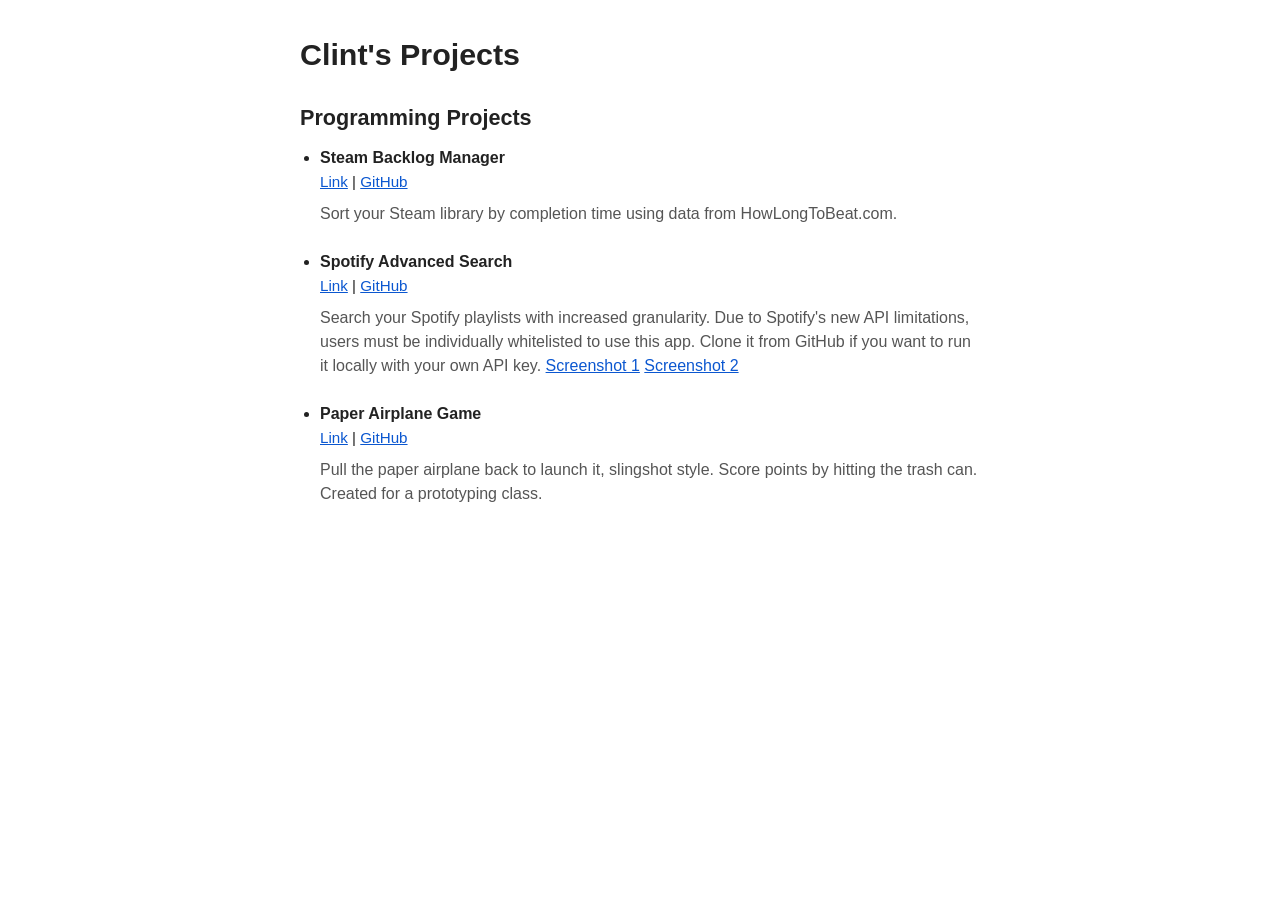
<file: index.html>
<!DOCTYPE html>
<html lang="en">

<head>
	<meta charset="UTF-8">
	<meta name="viewport" content="width=device-width, initial-scale=1.0">
	<title>Clint's Projects</title>
	<style>
		* {
			box-sizing: border-box;
		}

		body {
			margin: 0;
			font-family: "Segoe UI", Tahoma, sans-serif;
			background: #ffffff;
			color: #222222;
			line-height: 1.5;
		}

		main {
			max-width: 720px;
			margin: 0 auto;
			padding: 32px 20px;
		}

		h1 {
			margin: 0;
			font-size: 1.9rem;
		}

		h2 {
			margin: 32px 0 12px;
			font-size: 1.35rem;
		}

		p {
			margin: 8px 0 24px;
			color: #555555;
		}

		section:first-of-type h2 {
			margin-top: 24px;
		}

		ul {
			margin: 0;
			padding-left: 20px;
		}

		li {
			margin-bottom: 14px;
		}

		.project-name {
			display: block;
			margin: 0;
			font-weight: 600;
		}

		a {
			color: #0b57d0;
		}

		.links {
			font-size: 0.95rem;
		}
	</style>
</head>

<body>
	<main>
		<h1>Clint's Projects</h1>
		<p></p>

		<section>
			<h2>Programming Projects</h2>
			<ul>
				<li>
					<span class="project-name">Steam Backlog Manager</span>
					<span class="links"><a href="https://steam-snowball.vercel.app/" target="_blank" rel="noopener noreferrer">Link</a> | <a href="https://github.com/clintheinrich/steam-snowball" target="_blank" rel="noopener noreferrer">GitHub</a></span>
					<p>Sort your Steam library by completion time using data from HowLongToBeat.com.</p>
				</li>
				<li>
					<span class="project-name">Spotify Advanced Search</span>
					<span class="links"><a href="https://spotify-advanced-search.vercel.app/" target="_blank" rel="noopener noreferrer">Link</a> | <a href="https://github.com/clintheinrich/spotify-advanced-search" target="_blank" rel="noopener noreferrer">GitHub</a></span>
					<p>Search your Spotify playlists with increased granularity. Due to Spotify's new API limitations, users must be individually whitelisted to use this app. Clone it from GitHub if you want to run it locally with your own API key. 
						<a href="images/spotify-search-1.png">Screenshot 1</a> <a href="images/spotify-search-3.png">Screenshot 2</a></p>
				</li>
				<li>
					<span class="project-name">Paper Airplane Game</span>
					<span class="links"><a href="paper-airplane/index.html" target="_blank" rel="noopener noreferrer">Link</a> | <a href="https://github.com/clintheinrich/paper-airplane-game" target="_blank" rel="noopener noreferrer">GitHub</a></span>
					<p>Pull the paper airplane back to launch it, slingshot style. Score points by hitting the trash can. Created for a prototyping class.</p>
				</li>
			</ul>
		</section>

		
	</main>
</body>

</html>
</file>
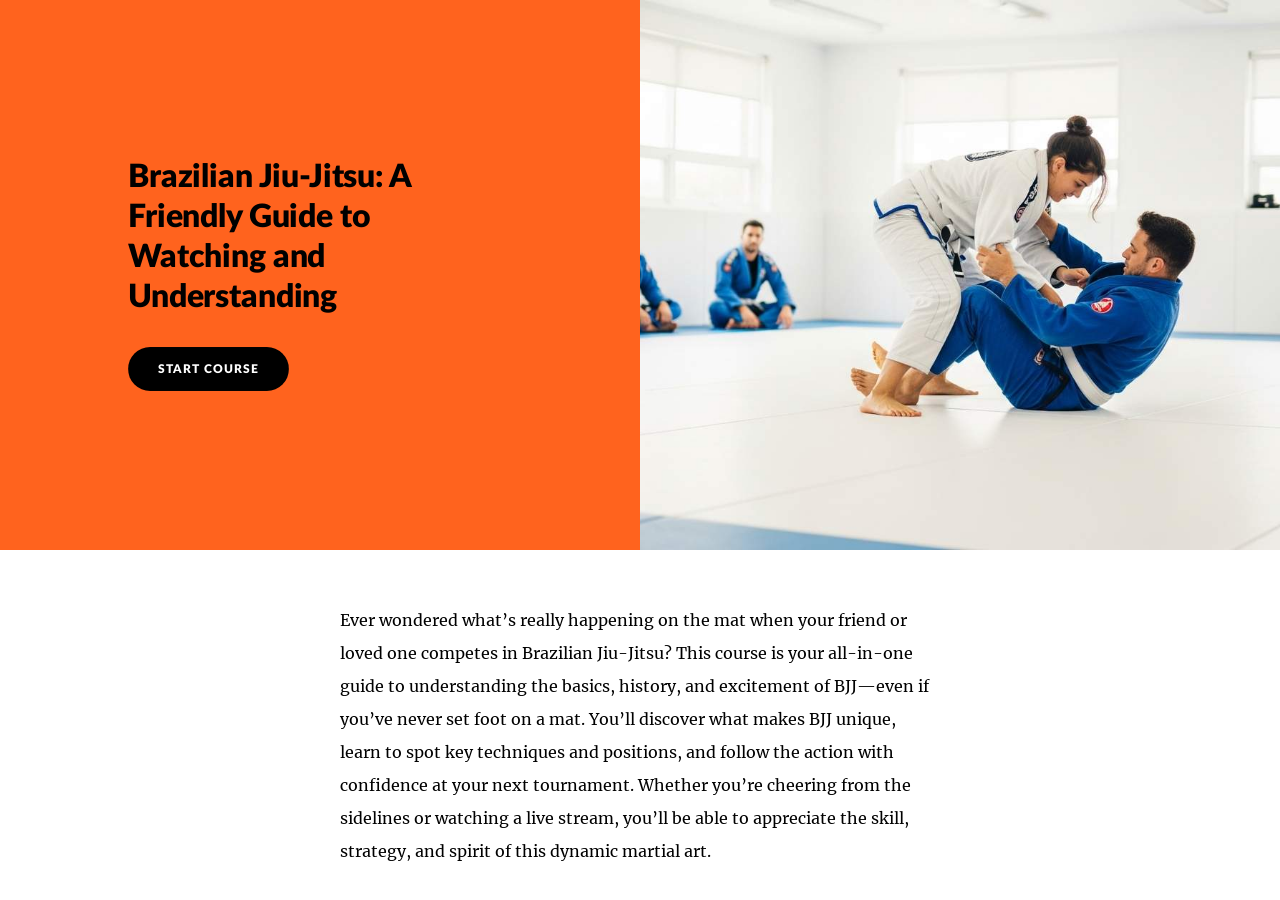
<file: BJJ content/index.html>
<!doctype html>
<!-- 
course package version: Flxl6wuF
rise_frontend sha: 19a28cd533d602f7ecab3c858379215b426116ab
learn_distribution_frontend sha: c61ece6ce9119216cb6e4d05035f2c905b09436e
mondrian sha: 3e73e4997110b2bea0ad8e9f8caa8177d53ac49e
sandbox sha: 42753f3391b109fa3788c525c22880445ab48325
 -->
<html lang="en">
  <head>
    <meta charset="utf-8">
    <meta name="viewport" content="width=device-width,initial-scale=1">
    <title>Brazilian Jiu-Jitsu: A Friendly Guide to Watching and Understanding</title>
    
    <script type="application/json" id="__CONFIG__">
      {"remoteManifest":{"learn_distribution_frontend":{".js":["learn_dist/entry.js"]},"mondrian":{".js":["mondrian/entry.js"]}},"assetTargetPrefixes":{"media":"assets","font":"lib/fonts"}}
    </script>
    
    <script src="lib/dist/6915d1e9.js"></script>
  </head>
  <body>
    <div id="app"></div>
    
      <script src="lib/rise/3a44f7ae.js"></script>
    
  </body>
</html>
</file>
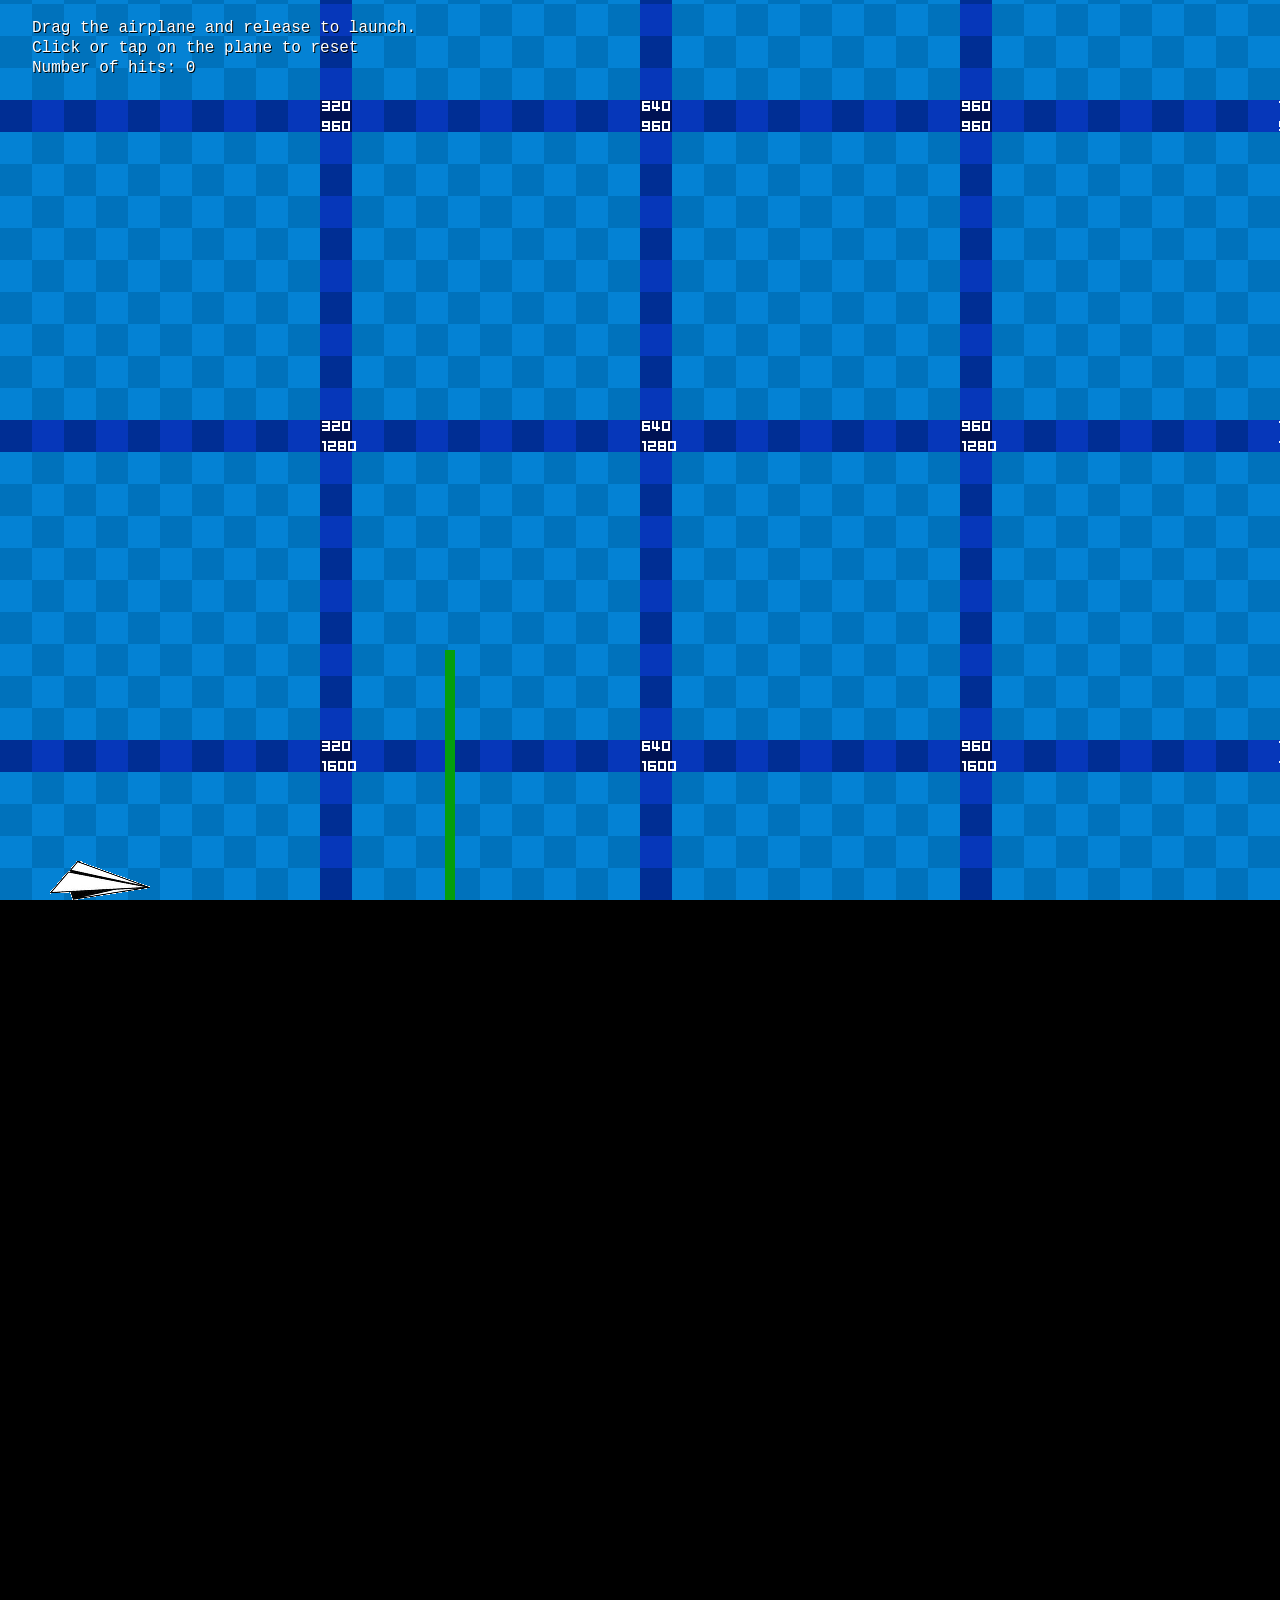
<file: pairplane/index.html>
<!DOCTYPE HTML>
<html>
<head>
	<meta charset="utf-8">
    <meta name="mobile-web-app-capable" content="yes">
    <meta name="viewport" content="width=device-width">
	<title>Clint's Paper Airplane Game</title>
    <script src="libs/phaser.js"></script>
<!--
    <script src="Boot.js"></script>
    <script src="Preloader.js"></script>
    <script src="StartMenu.js"></script>
-->
    <script src="game.js"></script>
	<style>
		body {
			padding: 0;
			margin: 0;
			background-color: #000000;
		}
	</style>
</head>
<body>
    <!--
            game.state.add('Boot', PaperAirplane.Boot);
            game.state.add('Preloader', PaperAirplane.Preloader);
            game.state.add('StartMenu', PaperAirplane.StartMenu); 
            game.state.add('Game', PaperAirplane.Game);
            game.state.start('Game'); -->
    
    <div id="gameContainer"></div>
    <script type="text/javascript">
        window.onload = function() {
            var game = new Phaser.Game(window.innerWidth, window.innerHeight, Phaser.CANVAS, 'gameContainer');
            game.state.add('Game', PaperAirplane.Game);
            game.state.start('Game');
        }
    </script>
</body>
</html>
</file>
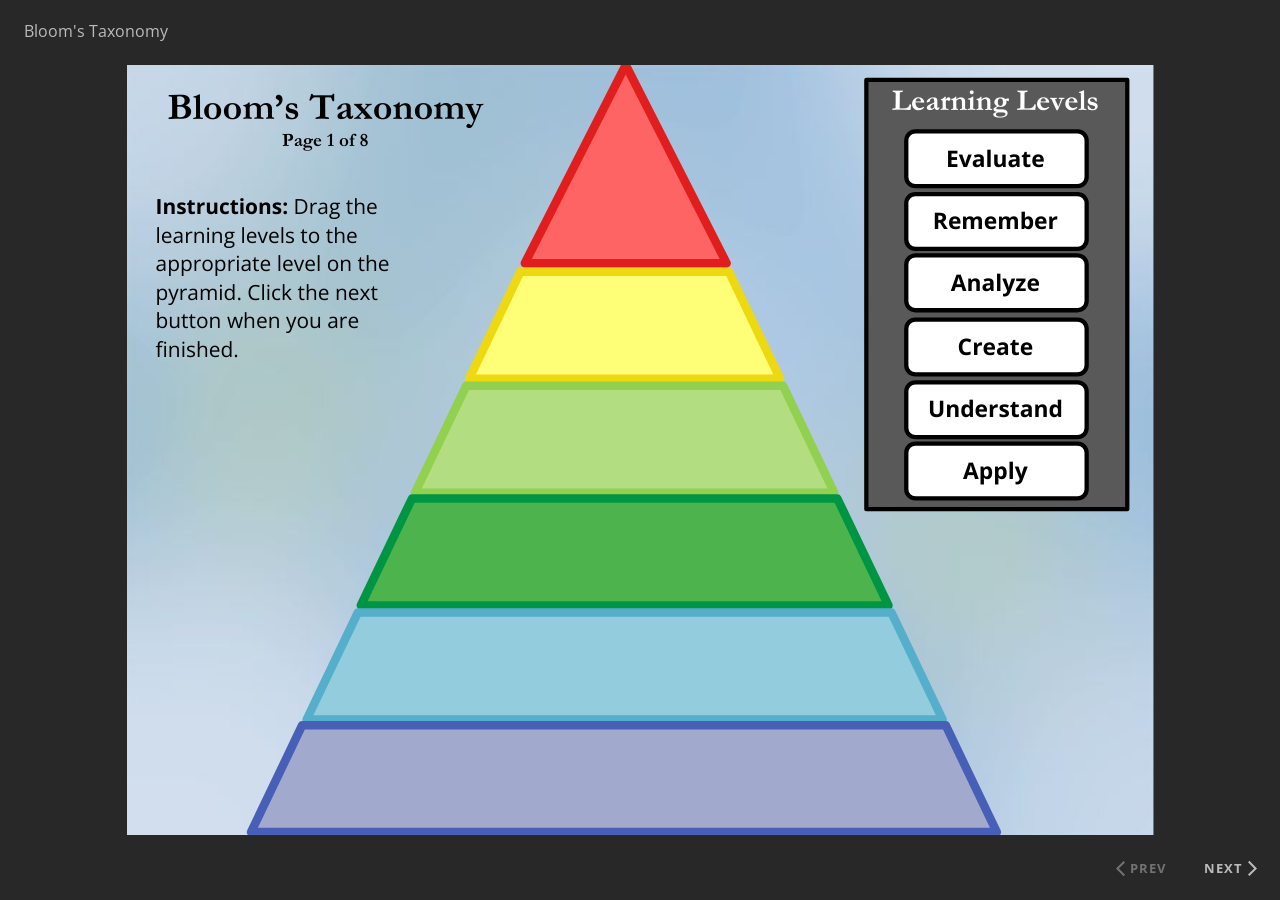
<file: interactions/Blooms Taxonomy/story.html>
﻿<!doctype html>
<html lang="en-US">
<head>
  <meta charset="utf-8">
  <!-- Created using Storyline 360 x64 - http://www.articulate.com  -->
  <!-- version: 3.117.36909.0 -->
  <title>Bloom&#39;s Taxonomy</title>
  <meta http-equiv="x-ua-compatible" content="IE=edge"/>
  <meta name="viewport" content="width=device-width,initial-scale=1,user-scalable=no,shrink-to-fit=no,minimal-ui"/>
  <meta name="apple-mobile-web-app-capable" content="yes"/>
  <style>
    html, body { height: 100%; padding: 0; margin: 0 }
    #app { height: 100%; width: 100%; }
  </style>

  <script>
    window.DS = {};
    window.globals = {
      DATA_PATH_BASE: '',
      HAS_FRAME: true,
      HAS_SLIDE: true,

      lmsPresent: false,
      tinCanPresent: false,
      cmi5Present: false,
      aoSupport: false,
      scale: 'Scaled',
      captureRc: false,
      browserSize: 'optimal',
      bgColor: '#282828',
      features: 'DropInBase,JsInteractions,PlayerMemoryEnhancements,PlayerSizeOption,SlideLevelScale',
      themeName: 'unified',
      preloaderColor: '#FFFFFF',
      suppressAnalytics: false,
      productChannel: 'stable',
      publishSource: 'storyline',
      aid: 'aid|8af55c19-3cfd-5d09-be62-5465c1e9f570',
      cid: '819f0aac-518a-4a21-9664-39099f7b9c16',
      playerVersion: '3.117.36909.0',
      publishTimestamp: '2026-06-01T17:50:16.4935414Z',
      maxIosVideoElements: 10,
      connectionSettings: { message: 'You%20are%20offline.%20Trying%20to%20reconnect...', useDarkTheme: false, mode: 'disabled' },
      hasFeature: function(feature) {
        return this.features.split(',').includes(feature);
      },
      
      parseParams: function(qs) {
        if (window.globals.parsedParams != null) {
          return window.globals.parsedParams;
        }
        qs = (qs || window.location.search.substr(1)).split('+').join(' ');
        var params = {},
            tokens,
            re = /[?&]?([^=]+)=([^&]*)/g;

        while (tokens = re.exec(qs)) {
          params[decodeURIComponent(tokens[1]).trim()] =
            decodeURIComponent(tokens[2]).trim();
        }
        window.globals.parsedParams = params;
        return params;
      }

    };

    if (window.flagsUnderTest != null) {
      window.globals.features = window.flagsUnderTest.reduce((accum, feature) => {
        if (!accum.includes(feature)) {
          accum.push(feature);
        }
        return accum;
      }, window.globals.features.split(',')).join();
    }
  </script>
  <script>
    var isIe11 = ('ActiveXObject' in window || window.MSBlobBuilder != null)
      && window.msCrypto != null && !window.ActiveXObject;
    if (isIe11) {
      window.globals.unsupportedBrowser = true;
      document.write(atob('[base64]'));
    }
  </script>

  <script>
    if (window.globals.hasFeature('Localization')) {
      
      
    }
  </script>

  
  
  <script>window.THREE = { };</script>
  
</head>
<body style="background: #282828" class="cs-HTML theme-unified">
  <!-- 360 -->
  <script>!function(){var e,i=/iPhone/i,o=/iPod/i,n=/iPad/i,t=/\biOS-universal(?:.+)Mac\b/i,r=/\bAndroid(?:.+)Mobile\b/i,a=/Android/i,d=/(?:SD4930UR|\bSilk(?:.+)Mobile\b)/i,p=/Silk/i,l=/Windows Phone/i,u=/\bWindows(?:.+)ARM\b/i,b=/BlackBerry/i,s=/BB10/i,c=/Opera Mini/i,f=/\b(CriOS|Chrome)(?:.+)Mobile/i,h=/Mobile(?:.+)Firefox\b/i,v=function(e){return void 0!==e&&"MacIntel"===e.platform&&"number"==typeof e.maxTouchPoints&&e.maxTouchPoints>1&&"undefined"==typeof MSStream};e=function(e){var m={userAgent:"",platform:"",maxTouchPoints:0};e||"undefined"==typeof navigator?"string"==typeof e?m.userAgent=e:e&&e.userAgent&&(m={userAgent:e.userAgent,platform:e.platform,maxTouchPoints:e.maxTouchPoints||0}):m={userAgent:navigator.userAgent,platform:navigator.platform,maxTouchPoints:navigator.maxTouchPoints||0};var g=m.userAgent,y=g.split("[FBAN");void 0!==y[1]&&(g=y[0]),void 0!==(y=g.split("Twitter"))[1]&&(g=y[0]);var A=function(e){return function(i){return i.test(e)}}(g),w={apple:{phone:A(i)&&!A(l),ipod:A(o),tablet:!A(i)&&(A(n)||v(m))&&!A(l),universal:A(t),device:(A(i)||A(o)||A(n)||A(t)||v(m))&&!A(l)},amazon:{phone:A(d),tablet:!A(d)&&A(p),device:A(d)||A(p)},android:{phone:!A(l)&&A(d)||!A(l)&&A(r),tablet:!A(l)&&!A(d)&&!A(r)&&(A(p)||A(a)),device:!A(l)&&(A(d)||A(p)||A(r)||A(a))||A(/\bokhttp\b/i)},windows:{phone:A(l),tablet:A(u),device:A(l)||A(u)},other:{blackberry:A(b),blackberry10:A(s),opera:A(c),firefox:A(h),chrome:A(f),device:A(b)||A(s)||A(c)||A(h)||A(f)},any:!1,phone:!1,tablet:!1};return w.any=w.apple.device||w.android.device||w.windows.device||w.other.device,w.phone=w.apple.phone||w.android.phone||w.windows.phone,w.tablet=w.apple.tablet||w.android.tablet||w.windows.tablet,w}(),"object"==typeof exports&&"undefined"!=typeof module?module.exports=e:"function"==typeof define&&define.amd?define((function(){return e})):this.isMobile=e}();
    window.isMobile.apple.tablet = window.isMobile.apple.tablet ||
      (navigator.platform === 'MacIntel' && navigator.maxTouchPoints > 1);
    window.isMobile.apple.device = window.isMobile.apple.device || window.isMobile.apple.tablet;
    window.isMobile.tablet = window.isMobile.tablet || window.isMobile.apple.tablet;
    window.isMobile.any = window.isMobile.any || window.isMobile.apple.tablet;
  </script>

  <div id="focus-sink" tabindex="-1"></div>

  <div id="preso"></div>
  <script>
    (function() {

      var classTypes = [ 'desktop', 'mobile', 'phone', 'tablet' ];

      var addDeviceClasses = function(prefix, testObj) {
        var curr, i;
        for (i = 0; i < classTypes.length; i++) {
          curr = classTypes[i];
          if (testObj[curr]) {
            document.body.classList.add(prefix + curr);
          }
        }
      };

      var params = window.globals.parseParams(),
          isDevicePreview = params.devicepreview === '1',
          isPhoneOverride = params.deviceType === 'phone' || (isDevicePreview && params.phone == '1'),
          isTabletOverride = (params.deviceType === 'tablet' || isDevicePreview) && !isPhoneOverride,
          isMobileOverride = isPhoneOverride || isTabletOverride;

      var deviceView = {
        desktop: !window.isMobile.any && !isMobileOverride,
        mobile: window.isMobile.any || isMobileOverride,
        phone: isPhoneOverride || (window.isMobile.phone && !isTabletOverride),
        tablet: isTabletOverride || window.isMobile.tablet
      };

      window.globals.deviceView = deviceView;
      window.isMobile.desktop = !window.isMobile.any;
      window.isMobile.mobile = window.isMobile.any;

      addDeviceClasses('view-', deviceView);

    })();
  </script>
  
  <script src='story_content/triggers.js' type=text/javascript></script>
<script src='story_content/user.js' type=text/javascript></script>
  <div class="slide-loader"></div>

  <script>
    var doc = document, loader = doc.body.querySelector('.slide-loader'); [ 1, 2, 3 ].forEach(function(n) { var d = doc.createElement('div'); d.style.backgroundColor = window.globals.preloaderColor; d.classList.add('mobile-loader-dot'); d.classList.add('dot' + n); loader.appendChild(d); });
  </script>

  <div class="mobile-load-title-overlay" style="display: none">
    <div class="mobile-load-title">Bloom&#39;s Taxonomy</div>
  </div>

  <div class="mobile-chrome-warning"></div>

  
<style>
  .warn-connection-dialog {
    display: none;
    background: transparent;
    pointer-events: all;
    position: fixed;
    left: 0;
    top: 0;
    width: 100%;
    height: 100%;
    z-index: 999;
  }

  .warn-connection-content {
    pointer-events: all;
    border-radius: 4px;
    background: white;
    border: 1px solid #E7E7E7;
    color: #333333;
    box-shadow: 0 2px 4px rgba(0, 0, 0, 0.25);
    transition: all 150ms ease-out;
    position: absolute;
    white-space: nowrap;
  }

  .view-phone.is-landscape .warn-connection-content {
    left: 23px;
    bottom: 23px;
  }

  .view-tablet.is-landscape .warn-connection-content {
    left: 50%;
    top: 20px;
    transform: translateX(-50%);
  }

  .view-mobile.is-portrait .warn-connection-content {
    transform: translate(-50%, calc(-100% - 15px));
  }

  .warn-connection-content p {
    display: inline-block;
    margin: 0 8px 0 0;
    line-height: 33px;
    font-size: 11px;
  }

  .warn-connection-content svg {
    position: relative;
    vertical-align: middle;
    margin: 0 2px 2px 8px;
  }

  .view-desktop .warn-connection-content {
    left: 1.5em;
    bottom: 1.5em;
  }

  .view-desktop .warn-connection-content p {
    font-size: 1.1em;
  }

  .is-offline .warn-connection-dialog {
    display: block;
  }

  .is-offline .cs-panel * {
    pointer-events: none !important;
  }

  .is-offline .cs-panel {
    pointer-events: all !important;
  }

  .is-offline #nav-controls * {
    pointer-events: none !important;
  }

  .is-offline #nav-controls {
    pointer-events: all !important;
  }
</style>

<div class="warn-connection-dialog" role="alertdialog" aria-modal="true" tabindex="0" aria-labelledby="warn-connection-message">
  <div class="warn-connection-content">
    <svg width="17" height="15" viewBox="0 0 17 15" xmlns="http://www.w3.org/2000/svg">
      <path fill="#8F0000" stroke="white" d="M16.07,12.98 L15.88,12.23 L9.51,1.21 C8.97,0.26,7.6,0.26,7.06,1.21 L0.69,12.23 C0.15,13.16,0.81,14.36,1.91,14.36 H14.65 C15.47,14.36,16.05,13.7,16.07,12.98 Z"/>
      <path fill="white" stroke="white" d="M8.58,5.5 C8.35,5.28,8.5,5.35,8.21,5.32 C8.09,5.35,7.97,5.49,7.96,5.67 C7.97,5.79,7.98,5.92,7.98,6.04 L7.98,6.04 C7.99,6.17,8,6.31,8.01,6.43 L8.01,6.44 C8.03,6.92,8.06,7.41,8.09,7.9 L8.09,7.9 C8.12,8.39,8.14,8.88,8.17,9.37 C8.17,9.39,8.18,9.42,8.2,9.44 C8.23,9.46,8.25,9.47,8.28,9.47 C8.31,9.47,8.34,9.46,8.35,9.44 C8.37,9.43,8.38,9.4,8.39,9.35 L8.39,9.34 C8.39,9.24,8.4,9.15,8.4,9.05 L8.4,9.05 C8.41,8.96,8.41,8.86,8.42,8.75 C8.43,8.44,8.45,8.12,8.47,7.81 L8.47,7.81 C8.49,7.49,8.51,7.18,8.53,6.87 C8.55,6.46,8.56,6.05,8.59,5.64 L8.6,5.62 C8.6,5.57,8.59,5.53,8.58,5.5 L8.21,5.32 Z"/>
      <circle fill="white" stroke="white" cx="8.3" cy="11.35" r="0.3"/>
    </svg>
    <p id="warn-connection-message">You are offline. Trying to reconnect...</p>
  </div>
</div>

<script>
  (function() {
    window.DS.connection = {
      warningShown: false,
      assets: {},
      loadingAssetGroup: false,
      retryDelay: 500
    };

    var connectionSettings = window.globals.connectionSettings || {};

    var useConnectionMessages = window.AbortController != null &&
      window.location.protocol != 'file:' &&
      connectionSettings.mode === 'normal';

    window.DS.connection.useConnectionMessages = useConnectionMessages;

    var assetCount = 0;
    var checkLoadedId;


    if (useConnectionMessages && connectionSettings != null) {
      var contentEl = document.querySelector('.warn-connection-content');
      var messageEl = contentEl.querySelector('p');

      if (connectionSettings.useDarkTheme) {
        contentEl.style.borderColor = '#BABBBA';
        contentEl.style.backgroundColor = '#282828';
        contentEl.style.color = '#FFFFFF';
      }

      if (connectionSettings.message != null) {
        messageEl.textContent = window.decodeURIComponent(connectionSettings.message);
      }
    }

    function checkAssetsReady() {
      for (var i in DS.connection.assets) {
        if (!DS.connection.assets[i].success) {
          return false;
        }
      }
      return true;
    }

    function stopAssetGroup() {
      if (!useConnectionMessages) { return; }

      assetCount = 0;

      DS.connection.oldAssetGroup = DS.connection.assets;
      DS.connection.assets = {};
      DS.connection.loadingAssetGroup = false;
      clearInterval(checkLoadedId);
    }

    function startAssetGroup() {
      if (!useConnectionMessages) { return; }
      var ticks = 0;
      clearInterval(checkLoadedId);
      checkLoadedId = setInterval(function() {
        var loaded = 0;
        if (assetCount === 0 && loaded === 0) {
          clearInterval(checkLoadedId);
          return;
        }

        for (var i in DS.connection.assets) {
          if (DS.connection.assets[i].success) {
            loaded++;
          }
        }

        if (assetCount === loaded && checkAssetsReady()) {
          for (var i in DS.connection.assets) {
            if (DS.connection.assets[i].action) {
              DS.connection.assets[i].action();
            }
          }
          hideWarning();
          stopAssetGroup();
        }
      }, 100)
    }

    function requiredAsset(url, action, retry, type) {
      if (!useConnectionMessages) { return; }
      if (DS.connection.assets[url]) { return; }

      DS.connection.assets[url] = {
        success: false, action: action, retry: retry, type: type
      };
      assetCount = Object.keys(DS.connection.assets).length;
      if (!DS.connection.loadingAssetGroup) {
        startAssetGroup();
      }
      DS.connection.loadingAssetGroup = true;
    }

    function assetLoaded(url) {
      if (!useConnectionMessages) { return; }
      if (DS.connection.assets[url]) {
        DS.connection.assets[url].success = true;
      }
    }

    function assetFailed(url) {
      if (!useConnectionMessages) { return; }
      if (!DS.connection.assets[url]) {
        if (/\.js$/.test(url) && url.indexOf('transcripts') === -1) {
          setTimeout(function() {
            if (DS.connection.lastSlideLoaded != null) {
              DS.connection.lastSlideLoaded();
            }
          }, DS.connection.retryDelay);
        }
        return;
      }
      if (!DS.connection.warningShown) { showWarning(); }
      if (DS.connection.assets[url].retry) {
        setTimeout(function() {
          if (!DS.connection.assets[url].success) {
            DS.connection.assets[url].retry()
          }
        }, DS.connection.retryDelay);
      }
    }

    function hideWarning() {
      document.body.classList.remove('is-offline');
      DS.connection.warningShown = false;
      enableKeys();
    }
    DS.connection.hideWarning = hideWarning

    function showWarning(btn) {
      document.body.classList.add('is-offline')
      DS.connection.warningShown = true;
      updateWarningPosition();
      disableKeys();
    }

    function updateWarningPosition() {
      if (!DS.connection.warningShown) {
        return;
      }

      var isPortrait = document.body.classList.contains('is-portrait');
      var isMobile = document.body.classList.contains('view-mobile');
      var warningEl = document.querySelector('.warn-connection-content');

      if (isPortrait && isMobile) {
        var slide = document.querySelector('.primary-slide');
        var slideRect = slide != null
          ? slide.getBoundingClientRect()
          : { top: window.innerHeight, left: 0, width: window.innerWidth };

        warningEl.style.top = `${slideRect.top}px`
        warningEl.style.left = `${slideRect.left + slideRect.width / 2}px`
      } else {
        warningEl.style.top = null;
        warningEl.style.left = null;
      }

      window.requestAnimationFrame(updateWarningPosition);
    }

    function onDisableKeyDown(e) {
      e.preventDefault();
      e.stopImmediatePropagation();
    }

    function onDisableKeyUp(e) {
      e.preventDefault();
      e.stopImmediatePropagation();
    }

    var accStyle = document.createElement('style');
    var warnDialogEl = document.querySelector('.warn-connection-dialog');

    function disableKeys() {
      if (DS.views && DS.views.nsStack && DS.views.nsStack.length === 1) {
        DS.views.nsStack[0].tabReachable = false
        DS.views.nsStack[0].updateTabIndex(true);
      }

      accStyle.innerHTML = '.acc-shadow-dom { display: none; }';
      document.body.appendChild(accStyle);

      warnDialogEl.parentNode.append(warnDialogEl);
      warnDialogEl.focus();
    }

    function enableKeys() {
      accStyle.remove();
      if (DS.views && DS.views.nsStack && DS.views.nsStack.length === 1 && DS.views.nsStack[0].name === '_frame') {
        DS.views.nsStack[0].tabReachable = true;
        DS.views.nsStack[0].updateTabIndex();
      }
    }

    // these will all be noops if the feature flag isn't set in
    // the data and `window.globals.features`
    DS.connection.requiredAsset = requiredAsset;
    DS.connection.assetLoaded = assetLoaded;
    DS.connection.assetFailed = assetFailed;
    DS.connection.stopAssetGroup = stopAssetGroup;
    DS.connection.startAssetGroup = startAssetGroup;
  })();
</script>


  <script>
    
    if (window.autoSpider && window.vInterfaceObject) {
      document.querySelector('.mobile-load-title-overlay').style.display = 'none';
    }
  </script>

  

  <link rel="stylesheet" href="html5/data/css/output.min.css" data-noprefix/>
</body>
<script src="html5/lib/scripts/bootstrapper.min.js"></script>
</html>
</file>
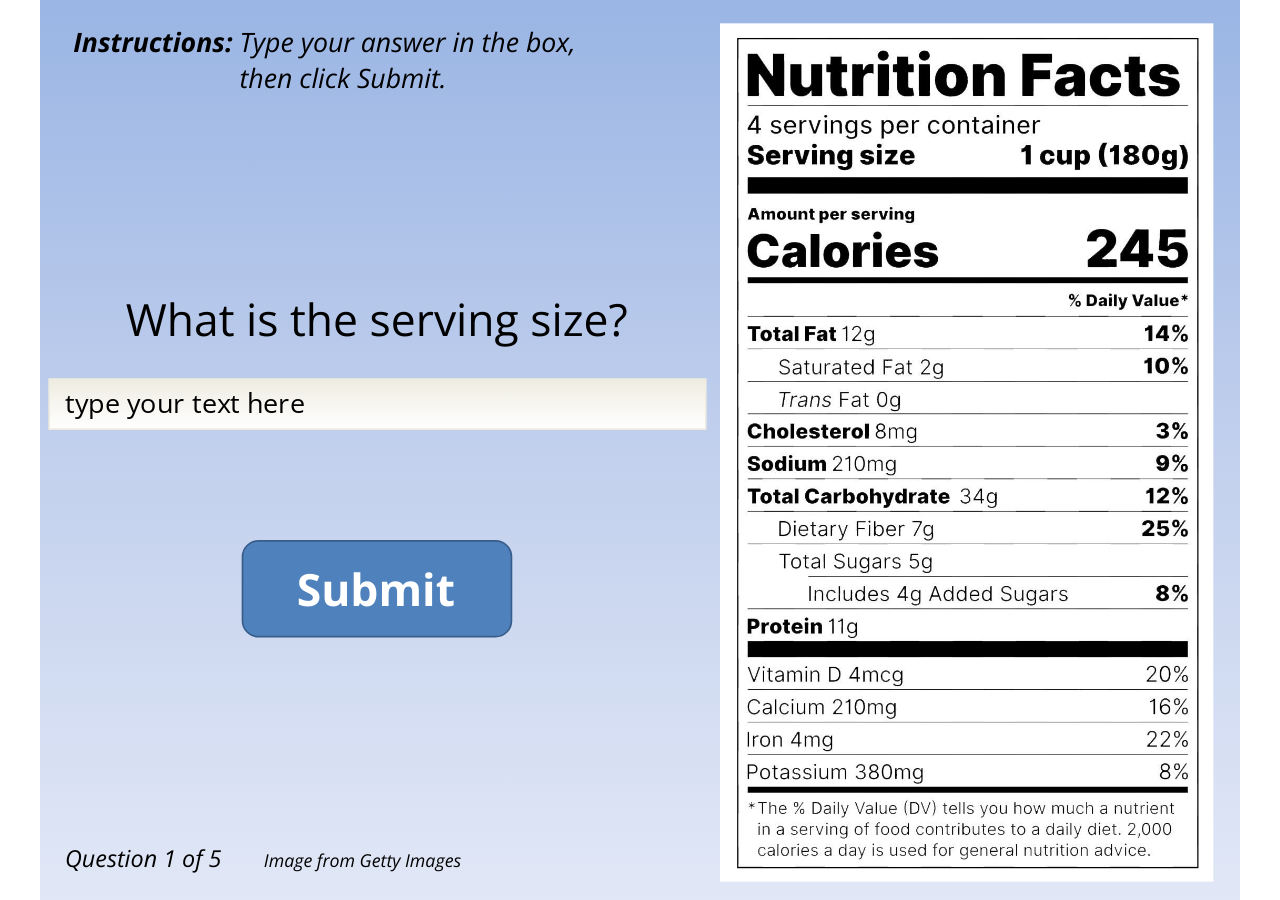
<file: interactions/Nutrition Facts/story.html>
﻿<!doctype html>
<html lang="en-US">
<head>
  <meta charset="utf-8">
  <!-- Created using Storyline 360 x64 - http://www.articulate.com  -->
  <!-- version: 3.117.36909.0 -->
  <title>Nutrition label</title>
  <meta http-equiv="x-ua-compatible" content="IE=edge"/>
  <meta name="viewport" content="width=device-width,initial-scale=1,user-scalable=no,shrink-to-fit=no,minimal-ui"/>
  <meta name="apple-mobile-web-app-capable" content="yes"/>
  <style>
    html, body { height: 100%; padding: 0; margin: 0 }
    #app { height: 100%; width: 100%; }
  </style>

  <script>
    window.DS = {};
    window.globals = {
      DATA_PATH_BASE: '',
      HAS_FRAME: true,
      HAS_SLIDE: true,

      lmsPresent: false,
      tinCanPresent: false,
      cmi5Present: false,
      aoSupport: false,
      scale: 'Scaled',
      captureRc: false,
      browserSize: 'optimal',
      bgColor: '#FFFFFF',
      features: 'DropInBase,JsInteractions,PlayerMemoryEnhancements,PlayerSizeOption,SlideLevelScale',
      themeName: 'unified',
      preloaderColor: '#8C8C8C',
      suppressAnalytics: false,
      productChannel: 'stable',
      publishSource: 'storyline',
      aid: 'aid|8af55c19-3cfd-5d09-be62-5465c1e9f570',
      cid: '02441f2e-657c-49d8-a6aa-fa46cd71c445',
      playerVersion: '3.117.36909.0',
      publishTimestamp: '2026-06-01T19:07:19.5712047Z',
      maxIosVideoElements: 10,
      connectionSettings: { message: 'You%20are%20offline.%20Trying%20to%20reconnect...', useDarkTheme: true, mode: 'disabled' },
      hasFeature: function(feature) {
        return this.features.split(',').includes(feature);
      },
      
      parseParams: function(qs) {
        if (window.globals.parsedParams != null) {
          return window.globals.parsedParams;
        }
        qs = (qs || window.location.search.substr(1)).split('+').join(' ');
        var params = {},
            tokens,
            re = /[?&]?([^=]+)=([^&]*)/g;

        while (tokens = re.exec(qs)) {
          params[decodeURIComponent(tokens[1]).trim()] =
            decodeURIComponent(tokens[2]).trim();
        }
        window.globals.parsedParams = params;
        return params;
      }

    };

    if (window.flagsUnderTest != null) {
      window.globals.features = window.flagsUnderTest.reduce((accum, feature) => {
        if (!accum.includes(feature)) {
          accum.push(feature);
        }
        return accum;
      }, window.globals.features.split(',')).join();
    }
  </script>
  <script>
    var isIe11 = ('ActiveXObject' in window || window.MSBlobBuilder != null)
      && window.msCrypto != null && !window.ActiveXObject;
    if (isIe11) {
      window.globals.unsupportedBrowser = true;
      document.write(atob('[base64]'));
    }
  </script>

  <script>
    if (window.globals.hasFeature('Localization')) {
      
      
    }
  </script>

  
  
  <script>window.THREE = { };</script>
  
</head>
<body style="background: #FFFFFF" class="cs-HTML theme-unified">
  <!-- 360 -->
  <script>!function(){var e,i=/iPhone/i,o=/iPod/i,n=/iPad/i,t=/\biOS-universal(?:.+)Mac\b/i,r=/\bAndroid(?:.+)Mobile\b/i,a=/Android/i,d=/(?:SD4930UR|\bSilk(?:.+)Mobile\b)/i,p=/Silk/i,l=/Windows Phone/i,u=/\bWindows(?:.+)ARM\b/i,b=/BlackBerry/i,s=/BB10/i,c=/Opera Mini/i,f=/\b(CriOS|Chrome)(?:.+)Mobile/i,h=/Mobile(?:.+)Firefox\b/i,v=function(e){return void 0!==e&&"MacIntel"===e.platform&&"number"==typeof e.maxTouchPoints&&e.maxTouchPoints>1&&"undefined"==typeof MSStream};e=function(e){var m={userAgent:"",platform:"",maxTouchPoints:0};e||"undefined"==typeof navigator?"string"==typeof e?m.userAgent=e:e&&e.userAgent&&(m={userAgent:e.userAgent,platform:e.platform,maxTouchPoints:e.maxTouchPoints||0}):m={userAgent:navigator.userAgent,platform:navigator.platform,maxTouchPoints:navigator.maxTouchPoints||0};var g=m.userAgent,y=g.split("[FBAN");void 0!==y[1]&&(g=y[0]),void 0!==(y=g.split("Twitter"))[1]&&(g=y[0]);var A=function(e){return function(i){return i.test(e)}}(g),w={apple:{phone:A(i)&&!A(l),ipod:A(o),tablet:!A(i)&&(A(n)||v(m))&&!A(l),universal:A(t),device:(A(i)||A(o)||A(n)||A(t)||v(m))&&!A(l)},amazon:{phone:A(d),tablet:!A(d)&&A(p),device:A(d)||A(p)},android:{phone:!A(l)&&A(d)||!A(l)&&A(r),tablet:!A(l)&&!A(d)&&!A(r)&&(A(p)||A(a)),device:!A(l)&&(A(d)||A(p)||A(r)||A(a))||A(/\bokhttp\b/i)},windows:{phone:A(l),tablet:A(u),device:A(l)||A(u)},other:{blackberry:A(b),blackberry10:A(s),opera:A(c),firefox:A(h),chrome:A(f),device:A(b)||A(s)||A(c)||A(h)||A(f)},any:!1,phone:!1,tablet:!1};return w.any=w.apple.device||w.android.device||w.windows.device||w.other.device,w.phone=w.apple.phone||w.android.phone||w.windows.phone,w.tablet=w.apple.tablet||w.android.tablet||w.windows.tablet,w}(),"object"==typeof exports&&"undefined"!=typeof module?module.exports=e:"function"==typeof define&&define.amd?define((function(){return e})):this.isMobile=e}();
    window.isMobile.apple.tablet = window.isMobile.apple.tablet ||
      (navigator.platform === 'MacIntel' && navigator.maxTouchPoints > 1);
    window.isMobile.apple.device = window.isMobile.apple.device || window.isMobile.apple.tablet;
    window.isMobile.tablet = window.isMobile.tablet || window.isMobile.apple.tablet;
    window.isMobile.any = window.isMobile.any || window.isMobile.apple.tablet;
  </script>

  <div id="focus-sink" tabindex="-1"></div>

  <div id="preso"></div>
  <script>
    (function() {

      var classTypes = [ 'desktop', 'mobile', 'phone', 'tablet' ];

      var addDeviceClasses = function(prefix, testObj) {
        var curr, i;
        for (i = 0; i < classTypes.length; i++) {
          curr = classTypes[i];
          if (testObj[curr]) {
            document.body.classList.add(prefix + curr);
          }
        }
      };

      var params = window.globals.parseParams(),
          isDevicePreview = params.devicepreview === '1',
          isPhoneOverride = params.deviceType === 'phone' || (isDevicePreview && params.phone == '1'),
          isTabletOverride = (params.deviceType === 'tablet' || isDevicePreview) && !isPhoneOverride,
          isMobileOverride = isPhoneOverride || isTabletOverride;

      var deviceView = {
        desktop: !window.isMobile.any && !isMobileOverride,
        mobile: window.isMobile.any || isMobileOverride,
        phone: isPhoneOverride || (window.isMobile.phone && !isTabletOverride),
        tablet: isTabletOverride || window.isMobile.tablet
      };

      window.globals.deviceView = deviceView;
      window.isMobile.desktop = !window.isMobile.any;
      window.isMobile.mobile = window.isMobile.any;

      addDeviceClasses('view-', deviceView);

    })();
  </script>
  
  <script src='story_content/triggers.js' type=text/javascript></script>
<script src='story_content/user.js' type=text/javascript></script>
  <div class="slide-loader"></div>

  <script>
    var doc = document, loader = doc.body.querySelector('.slide-loader'); [ 1, 2, 3 ].forEach(function(n) { var d = doc.createElement('div'); d.style.backgroundColor = window.globals.preloaderColor; d.classList.add('mobile-loader-dot'); d.classList.add('dot' + n); loader.appendChild(d); });
  </script>

  <div class="mobile-load-title-overlay" style="display: none">
    <div class="mobile-load-title">Nutrition label</div>
  </div>

  <div class="mobile-chrome-warning"></div>

  
<style>
  .warn-connection-dialog {
    display: none;
    background: transparent;
    pointer-events: all;
    position: fixed;
    left: 0;
    top: 0;
    width: 100%;
    height: 100%;
    z-index: 999;
  }

  .warn-connection-content {
    pointer-events: all;
    border-radius: 4px;
    background: white;
    border: 1px solid #E7E7E7;
    color: #333333;
    box-shadow: 0 2px 4px rgba(0, 0, 0, 0.25);
    transition: all 150ms ease-out;
    position: absolute;
    white-space: nowrap;
  }

  .view-phone.is-landscape .warn-connection-content {
    left: 23px;
    bottom: 23px;
  }

  .view-tablet.is-landscape .warn-connection-content {
    left: 50%;
    top: 20px;
    transform: translateX(-50%);
  }

  .view-mobile.is-portrait .warn-connection-content {
    transform: translate(-50%, calc(-100% - 15px));
  }

  .warn-connection-content p {
    display: inline-block;
    margin: 0 8px 0 0;
    line-height: 33px;
    font-size: 11px;
  }

  .warn-connection-content svg {
    position: relative;
    vertical-align: middle;
    margin: 0 2px 2px 8px;
  }

  .view-desktop .warn-connection-content {
    left: 1.5em;
    bottom: 1.5em;
  }

  .view-desktop .warn-connection-content p {
    font-size: 1.1em;
  }

  .is-offline .warn-connection-dialog {
    display: block;
  }

  .is-offline .cs-panel * {
    pointer-events: none !important;
  }

  .is-offline .cs-panel {
    pointer-events: all !important;
  }

  .is-offline #nav-controls * {
    pointer-events: none !important;
  }

  .is-offline #nav-controls {
    pointer-events: all !important;
  }
</style>

<div class="warn-connection-dialog" role="alertdialog" aria-modal="true" tabindex="0" aria-labelledby="warn-connection-message">
  <div class="warn-connection-content">
    <svg width="17" height="15" viewBox="0 0 17 15" xmlns="http://www.w3.org/2000/svg">
      <path fill="#8F0000" stroke="white" d="M16.07,12.98 L15.88,12.23 L9.51,1.21 C8.97,0.26,7.6,0.26,7.06,1.21 L0.69,12.23 C0.15,13.16,0.81,14.36,1.91,14.36 H14.65 C15.47,14.36,16.05,13.7,16.07,12.98 Z"/>
      <path fill="white" stroke="white" d="M8.58,5.5 C8.35,5.28,8.5,5.35,8.21,5.32 C8.09,5.35,7.97,5.49,7.96,5.67 C7.97,5.79,7.98,5.92,7.98,6.04 L7.98,6.04 C7.99,6.17,8,6.31,8.01,6.43 L8.01,6.44 C8.03,6.92,8.06,7.41,8.09,7.9 L8.09,7.9 C8.12,8.39,8.14,8.88,8.17,9.37 C8.17,9.39,8.18,9.42,8.2,9.44 C8.23,9.46,8.25,9.47,8.28,9.47 C8.31,9.47,8.34,9.46,8.35,9.44 C8.37,9.43,8.38,9.4,8.39,9.35 L8.39,9.34 C8.39,9.24,8.4,9.15,8.4,9.05 L8.4,9.05 C8.41,8.96,8.41,8.86,8.42,8.75 C8.43,8.44,8.45,8.12,8.47,7.81 L8.47,7.81 C8.49,7.49,8.51,7.18,8.53,6.87 C8.55,6.46,8.56,6.05,8.59,5.64 L8.6,5.62 C8.6,5.57,8.59,5.53,8.58,5.5 L8.21,5.32 Z"/>
      <circle fill="white" stroke="white" cx="8.3" cy="11.35" r="0.3"/>
    </svg>
    <p id="warn-connection-message">You are offline. Trying to reconnect...</p>
  </div>
</div>

<script>
  (function() {
    window.DS.connection = {
      warningShown: false,
      assets: {},
      loadingAssetGroup: false,
      retryDelay: 500
    };

    var connectionSettings = window.globals.connectionSettings || {};

    var useConnectionMessages = window.AbortController != null &&
      window.location.protocol != 'file:' &&
      connectionSettings.mode === 'normal';

    window.DS.connection.useConnectionMessages = useConnectionMessages;

    var assetCount = 0;
    var checkLoadedId;


    if (useConnectionMessages && connectionSettings != null) {
      var contentEl = document.querySelector('.warn-connection-content');
      var messageEl = contentEl.querySelector('p');

      if (connectionSettings.useDarkTheme) {
        contentEl.style.borderColor = '#BABBBA';
        contentEl.style.backgroundColor = '#282828';
        contentEl.style.color = '#FFFFFF';
      }

      if (connectionSettings.message != null) {
        messageEl.textContent = window.decodeURIComponent(connectionSettings.message);
      }
    }

    function checkAssetsReady() {
      for (var i in DS.connection.assets) {
        if (!DS.connection.assets[i].success) {
          return false;
        }
      }
      return true;
    }

    function stopAssetGroup() {
      if (!useConnectionMessages) { return; }

      assetCount = 0;

      DS.connection.oldAssetGroup = DS.connection.assets;
      DS.connection.assets = {};
      DS.connection.loadingAssetGroup = false;
      clearInterval(checkLoadedId);
    }

    function startAssetGroup() {
      if (!useConnectionMessages) { return; }
      var ticks = 0;
      clearInterval(checkLoadedId);
      checkLoadedId = setInterval(function() {
        var loaded = 0;
        if (assetCount === 0 && loaded === 0) {
          clearInterval(checkLoadedId);
          return;
        }

        for (var i in DS.connection.assets) {
          if (DS.connection.assets[i].success) {
            loaded++;
          }
        }

        if (assetCount === loaded && checkAssetsReady()) {
          for (var i in DS.connection.assets) {
            if (DS.connection.assets[i].action) {
              DS.connection.assets[i].action();
            }
          }
          hideWarning();
          stopAssetGroup();
        }
      }, 100)
    }

    function requiredAsset(url, action, retry, type) {
      if (!useConnectionMessages) { return; }
      if (DS.connection.assets[url]) { return; }

      DS.connection.assets[url] = {
        success: false, action: action, retry: retry, type: type
      };
      assetCount = Object.keys(DS.connection.assets).length;
      if (!DS.connection.loadingAssetGroup) {
        startAssetGroup();
      }
      DS.connection.loadingAssetGroup = true;
    }

    function assetLoaded(url) {
      if (!useConnectionMessages) { return; }
      if (DS.connection.assets[url]) {
        DS.connection.assets[url].success = true;
      }
    }

    function assetFailed(url) {
      if (!useConnectionMessages) { return; }
      if (!DS.connection.assets[url]) {
        if (/\.js$/.test(url) && url.indexOf('transcripts') === -1) {
          setTimeout(function() {
            if (DS.connection.lastSlideLoaded != null) {
              DS.connection.lastSlideLoaded();
            }
          }, DS.connection.retryDelay);
        }
        return;
      }
      if (!DS.connection.warningShown) { showWarning(); }
      if (DS.connection.assets[url].retry) {
        setTimeout(function() {
          if (!DS.connection.assets[url].success) {
            DS.connection.assets[url].retry()
          }
        }, DS.connection.retryDelay);
      }
    }

    function hideWarning() {
      document.body.classList.remove('is-offline');
      DS.connection.warningShown = false;
      enableKeys();
    }
    DS.connection.hideWarning = hideWarning

    function showWarning(btn) {
      document.body.classList.add('is-offline')
      DS.connection.warningShown = true;
      updateWarningPosition();
      disableKeys();
    }

    function updateWarningPosition() {
      if (!DS.connection.warningShown) {
        return;
      }

      var isPortrait = document.body.classList.contains('is-portrait');
      var isMobile = document.body.classList.contains('view-mobile');
      var warningEl = document.querySelector('.warn-connection-content');

      if (isPortrait && isMobile) {
        var slide = document.querySelector('.primary-slide');
        var slideRect = slide != null
          ? slide.getBoundingClientRect()
          : { top: window.innerHeight, left: 0, width: window.innerWidth };

        warningEl.style.top = `${slideRect.top}px`
        warningEl.style.left = `${slideRect.left + slideRect.width / 2}px`
      } else {
        warningEl.style.top = null;
        warningEl.style.left = null;
      }

      window.requestAnimationFrame(updateWarningPosition);
    }

    function onDisableKeyDown(e) {
      e.preventDefault();
      e.stopImmediatePropagation();
    }

    function onDisableKeyUp(e) {
      e.preventDefault();
      e.stopImmediatePropagation();
    }

    var accStyle = document.createElement('style');
    var warnDialogEl = document.querySelector('.warn-connection-dialog');

    function disableKeys() {
      if (DS.views && DS.views.nsStack && DS.views.nsStack.length === 1) {
        DS.views.nsStack[0].tabReachable = false
        DS.views.nsStack[0].updateTabIndex(true);
      }

      accStyle.innerHTML = '.acc-shadow-dom { display: none; }';
      document.body.appendChild(accStyle);

      warnDialogEl.parentNode.append(warnDialogEl);
      warnDialogEl.focus();
    }

    function enableKeys() {
      accStyle.remove();
      if (DS.views && DS.views.nsStack && DS.views.nsStack.length === 1 && DS.views.nsStack[0].name === '_frame') {
        DS.views.nsStack[0].tabReachable = true;
        DS.views.nsStack[0].updateTabIndex();
      }
    }

    // these will all be noops if the feature flag isn't set in
    // the data and `window.globals.features`
    DS.connection.requiredAsset = requiredAsset;
    DS.connection.assetLoaded = assetLoaded;
    DS.connection.assetFailed = assetFailed;
    DS.connection.stopAssetGroup = stopAssetGroup;
    DS.connection.startAssetGroup = startAssetGroup;
  })();
</script>


  <script>
    
    if (window.autoSpider && window.vInterfaceObject) {
      document.querySelector('.mobile-load-title-overlay').style.display = 'none';
    }
  </script>

  

  <link rel="stylesheet" href="html5/data/css/output.min.css" data-noprefix/>
</body>
<script src="html5/lib/scripts/bootstrapper.min.js"></script>
</html>
</file>
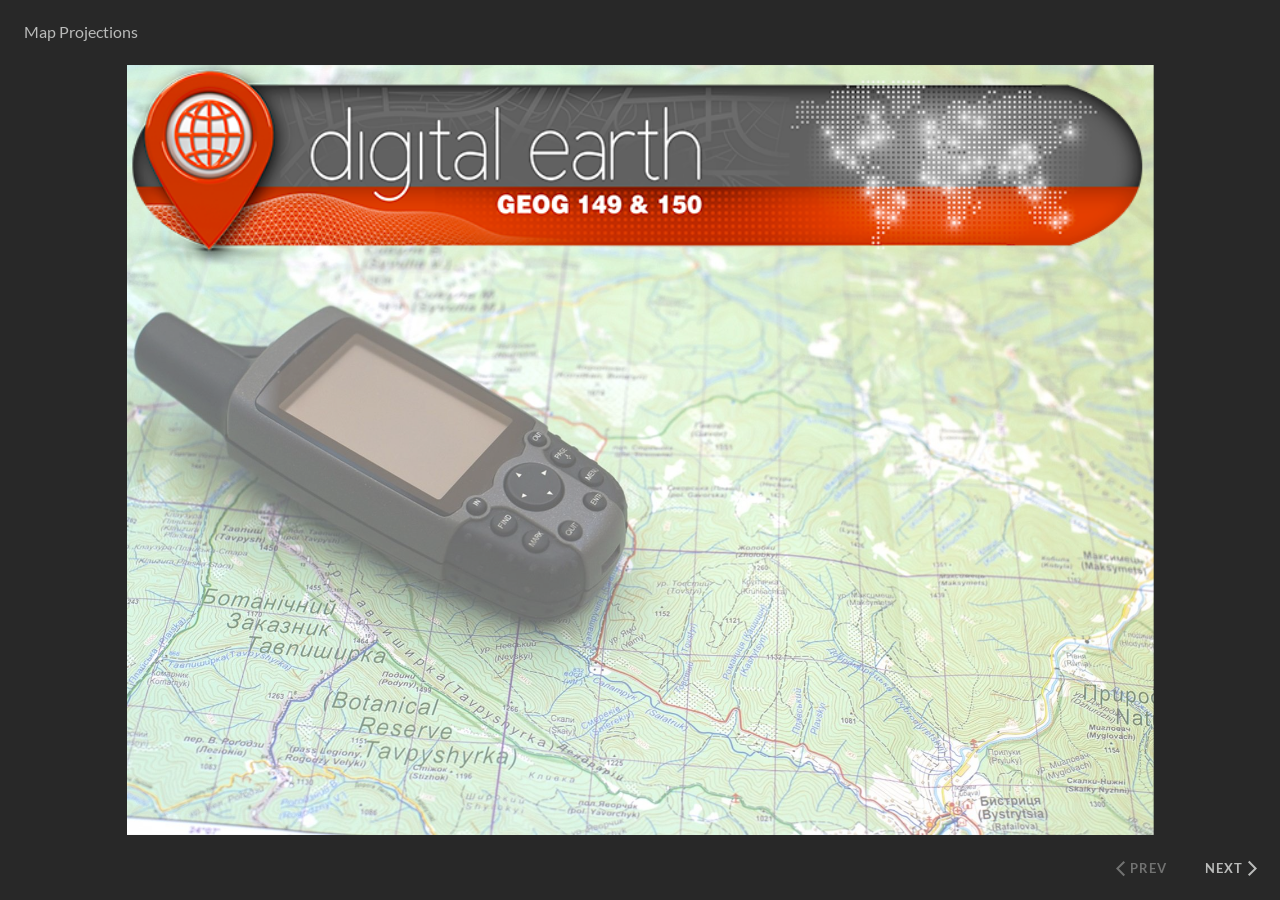
<file: interactions/projections/story.html>
﻿<!doctype html>
<html lang="en-US">
<head>
  <meta charset="utf-8">
  <!-- Created using Storyline 360 x64 - http://www.articulate.com  -->
  <!-- version: 3.117.36909.0 -->
  <title>Map Projections</title>
  <meta http-equiv="x-ua-compatible" content="IE=edge"/>
  <meta name="viewport" content="width=device-width,initial-scale=1,user-scalable=no,shrink-to-fit=no,minimal-ui"/>
  <meta name="apple-mobile-web-app-capable" content="yes"/>
  <style>
    html, body { height: 100%; padding: 0; margin: 0 }
    #app { height: 100%; width: 100%; }
  </style>

  <script>
    window.DS = {};
    window.globals = {
      DATA_PATH_BASE: '',
      HAS_FRAME: true,
      HAS_SLIDE: true,

      lmsPresent: false,
      tinCanPresent: false,
      cmi5Present: false,
      aoSupport: false,
      scale: 'Scaled',
      captureRc: false,
      browserSize: 'optimal',
      bgColor: '#282828',
      features: 'DropInBase,JsInteractions,PlayerMemoryEnhancements,PlayerSizeOption,SlideLevelScale',
      themeName: 'unified',
      preloaderColor: '#FFFFFF',
      suppressAnalytics: false,
      productChannel: 'stable',
      publishSource: 'storyline',
      aid: 'aid|8af55c19-3cfd-5d09-be62-5465c1e9f570',
      cid: '816ce101-5579-4342-bca0-3cefb8a235e6',
      playerVersion: '3.117.36909.0',
      publishTimestamp: '2026-06-01T18:59:40.2153592Z',
      maxIosVideoElements: 10,
      connectionSettings: { message: 'You%20are%20offline.%20Trying%20to%20reconnect...', useDarkTheme: false, mode: 'disabled' },
      hasFeature: function(feature) {
        return this.features.split(',').includes(feature);
      },
      
      parseParams: function(qs) {
        if (window.globals.parsedParams != null) {
          return window.globals.parsedParams;
        }
        qs = (qs || window.location.search.substr(1)).split('+').join(' ');
        var params = {},
            tokens,
            re = /[?&]?([^=]+)=([^&]*)/g;

        while (tokens = re.exec(qs)) {
          params[decodeURIComponent(tokens[1]).trim()] =
            decodeURIComponent(tokens[2]).trim();
        }
        window.globals.parsedParams = params;
        return params;
      }

    };

    if (window.flagsUnderTest != null) {
      window.globals.features = window.flagsUnderTest.reduce((accum, feature) => {
        if (!accum.includes(feature)) {
          accum.push(feature);
        }
        return accum;
      }, window.globals.features.split(',')).join();
    }
  </script>
  <script>
    var isIe11 = ('ActiveXObject' in window || window.MSBlobBuilder != null)
      && window.msCrypto != null && !window.ActiveXObject;
    if (isIe11) {
      window.globals.unsupportedBrowser = true;
      document.write(atob('[base64]'));
    }
  </script>

  <script>
    if (window.globals.hasFeature('Localization')) {
      
      
    }
  </script>

  
  <script src='lms/scormdriver.js' type=text/javascript></script>
  <script>window.THREE = { };</script>
  
</head>
<body style="background: #282828" class="cs-HTML theme-unified">
  <!-- 360 -->
  <script>!function(){var e,i=/iPhone/i,o=/iPod/i,n=/iPad/i,t=/\biOS-universal(?:.+)Mac\b/i,r=/\bAndroid(?:.+)Mobile\b/i,a=/Android/i,d=/(?:SD4930UR|\bSilk(?:.+)Mobile\b)/i,p=/Silk/i,l=/Windows Phone/i,u=/\bWindows(?:.+)ARM\b/i,b=/BlackBerry/i,s=/BB10/i,c=/Opera Mini/i,f=/\b(CriOS|Chrome)(?:.+)Mobile/i,h=/Mobile(?:.+)Firefox\b/i,v=function(e){return void 0!==e&&"MacIntel"===e.platform&&"number"==typeof e.maxTouchPoints&&e.maxTouchPoints>1&&"undefined"==typeof MSStream};e=function(e){var m={userAgent:"",platform:"",maxTouchPoints:0};e||"undefined"==typeof navigator?"string"==typeof e?m.userAgent=e:e&&e.userAgent&&(m={userAgent:e.userAgent,platform:e.platform,maxTouchPoints:e.maxTouchPoints||0}):m={userAgent:navigator.userAgent,platform:navigator.platform,maxTouchPoints:navigator.maxTouchPoints||0};var g=m.userAgent,y=g.split("[FBAN");void 0!==y[1]&&(g=y[0]),void 0!==(y=g.split("Twitter"))[1]&&(g=y[0]);var A=function(e){return function(i){return i.test(e)}}(g),w={apple:{phone:A(i)&&!A(l),ipod:A(o),tablet:!A(i)&&(A(n)||v(m))&&!A(l),universal:A(t),device:(A(i)||A(o)||A(n)||A(t)||v(m))&&!A(l)},amazon:{phone:A(d),tablet:!A(d)&&A(p),device:A(d)||A(p)},android:{phone:!A(l)&&A(d)||!A(l)&&A(r),tablet:!A(l)&&!A(d)&&!A(r)&&(A(p)||A(a)),device:!A(l)&&(A(d)||A(p)||A(r)||A(a))||A(/\bokhttp\b/i)},windows:{phone:A(l),tablet:A(u),device:A(l)||A(u)},other:{blackberry:A(b),blackberry10:A(s),opera:A(c),firefox:A(h),chrome:A(f),device:A(b)||A(s)||A(c)||A(h)||A(f)},any:!1,phone:!1,tablet:!1};return w.any=w.apple.device||w.android.device||w.windows.device||w.other.device,w.phone=w.apple.phone||w.android.phone||w.windows.phone,w.tablet=w.apple.tablet||w.android.tablet||w.windows.tablet,w}(),"object"==typeof exports&&"undefined"!=typeof module?module.exports=e:"function"==typeof define&&define.amd?define((function(){return e})):this.isMobile=e}();
    window.isMobile.apple.tablet = window.isMobile.apple.tablet ||
      (navigator.platform === 'MacIntel' && navigator.maxTouchPoints > 1);
    window.isMobile.apple.device = window.isMobile.apple.device || window.isMobile.apple.tablet;
    window.isMobile.tablet = window.isMobile.tablet || window.isMobile.apple.tablet;
    window.isMobile.any = window.isMobile.any || window.isMobile.apple.tablet;
  </script>

  <div id="focus-sink" tabindex="-1"></div>

  <div id="preso"></div>
  <script>
    (function() {

      var classTypes = [ 'desktop', 'mobile', 'phone', 'tablet' ];

      var addDeviceClasses = function(prefix, testObj) {
        var curr, i;
        for (i = 0; i < classTypes.length; i++) {
          curr = classTypes[i];
          if (testObj[curr]) {
            document.body.classList.add(prefix + curr);
          }
        }
      };

      var params = window.globals.parseParams(),
          isDevicePreview = params.devicepreview === '1',
          isPhoneOverride = params.deviceType === 'phone' || (isDevicePreview && params.phone == '1'),
          isTabletOverride = (params.deviceType === 'tablet' || isDevicePreview) && !isPhoneOverride,
          isMobileOverride = isPhoneOverride || isTabletOverride;

      var deviceView = {
        desktop: !window.isMobile.any && !isMobileOverride,
        mobile: window.isMobile.any || isMobileOverride,
        phone: isPhoneOverride || (window.isMobile.phone && !isTabletOverride),
        tablet: isTabletOverride || window.isMobile.tablet
      };

      window.globals.deviceView = deviceView;
      window.isMobile.desktop = !window.isMobile.any;
      window.isMobile.mobile = window.isMobile.any;

      addDeviceClasses('view-', deviceView);

    })();
  </script>
  
  <script src='story_content/triggers.js' type=text/javascript></script>
<script src='story_content/user.js' type=text/javascript></script>
  <div class="slide-loader"></div>

  <script>
    var doc = document, loader = doc.body.querySelector('.slide-loader'); [ 1, 2, 3 ].forEach(function(n) { var d = doc.createElement('div'); d.style.backgroundColor = window.globals.preloaderColor; d.classList.add('mobile-loader-dot'); d.classList.add('dot' + n); loader.appendChild(d); });
  </script>

  <div class="mobile-load-title-overlay" style="display: none">
    <div class="mobile-load-title">Map Projections</div>
  </div>

  <div class="mobile-chrome-warning"></div>

  
<style>
  .warn-connection-dialog {
    display: none;
    background: transparent;
    pointer-events: all;
    position: fixed;
    left: 0;
    top: 0;
    width: 100%;
    height: 100%;
    z-index: 999;
  }

  .warn-connection-content {
    pointer-events: all;
    border-radius: 4px;
    background: white;
    border: 1px solid #E7E7E7;
    color: #333333;
    box-shadow: 0 2px 4px rgba(0, 0, 0, 0.25);
    transition: all 150ms ease-out;
    position: absolute;
    white-space: nowrap;
  }

  .view-phone.is-landscape .warn-connection-content {
    left: 23px;
    bottom: 23px;
  }

  .view-tablet.is-landscape .warn-connection-content {
    left: 50%;
    top: 20px;
    transform: translateX(-50%);
  }

  .view-mobile.is-portrait .warn-connection-content {
    transform: translate(-50%, calc(-100% - 15px));
  }

  .warn-connection-content p {
    display: inline-block;
    margin: 0 8px 0 0;
    line-height: 33px;
    font-size: 11px;
  }

  .warn-connection-content svg {
    position: relative;
    vertical-align: middle;
    margin: 0 2px 2px 8px;
  }

  .view-desktop .warn-connection-content {
    left: 1.5em;
    bottom: 1.5em;
  }

  .view-desktop .warn-connection-content p {
    font-size: 1.1em;
  }

  .is-offline .warn-connection-dialog {
    display: block;
  }

  .is-offline .cs-panel * {
    pointer-events: none !important;
  }

  .is-offline .cs-panel {
    pointer-events: all !important;
  }

  .is-offline #nav-controls * {
    pointer-events: none !important;
  }

  .is-offline #nav-controls {
    pointer-events: all !important;
  }
</style>

<div class="warn-connection-dialog" role="alertdialog" aria-modal="true" tabindex="0" aria-labelledby="warn-connection-message">
  <div class="warn-connection-content">
    <svg width="17" height="15" viewBox="0 0 17 15" xmlns="http://www.w3.org/2000/svg">
      <path fill="#8F0000" stroke="white" d="M16.07,12.98 L15.88,12.23 L9.51,1.21 C8.97,0.26,7.6,0.26,7.06,1.21 L0.69,12.23 C0.15,13.16,0.81,14.36,1.91,14.36 H14.65 C15.47,14.36,16.05,13.7,16.07,12.98 Z"/>
      <path fill="white" stroke="white" d="M8.58,5.5 C8.35,5.28,8.5,5.35,8.21,5.32 C8.09,5.35,7.97,5.49,7.96,5.67 C7.97,5.79,7.98,5.92,7.98,6.04 L7.98,6.04 C7.99,6.17,8,6.31,8.01,6.43 L8.01,6.44 C8.03,6.92,8.06,7.41,8.09,7.9 L8.09,7.9 C8.12,8.39,8.14,8.88,8.17,9.37 C8.17,9.39,8.18,9.42,8.2,9.44 C8.23,9.46,8.25,9.47,8.28,9.47 C8.31,9.47,8.34,9.46,8.35,9.44 C8.37,9.43,8.38,9.4,8.39,9.35 L8.39,9.34 C8.39,9.24,8.4,9.15,8.4,9.05 L8.4,9.05 C8.41,8.96,8.41,8.86,8.42,8.75 C8.43,8.44,8.45,8.12,8.47,7.81 L8.47,7.81 C8.49,7.49,8.51,7.18,8.53,6.87 C8.55,6.46,8.56,6.05,8.59,5.64 L8.6,5.62 C8.6,5.57,8.59,5.53,8.58,5.5 L8.21,5.32 Z"/>
      <circle fill="white" stroke="white" cx="8.3" cy="11.35" r="0.3"/>
    </svg>
    <p id="warn-connection-message">You are offline. Trying to reconnect...</p>
  </div>
</div>

<script>
  (function() {
    window.DS.connection = {
      warningShown: false,
      assets: {},
      loadingAssetGroup: false,
      retryDelay: 500
    };

    var connectionSettings = window.globals.connectionSettings || {};

    var useConnectionMessages = window.AbortController != null &&
      window.location.protocol != 'file:' &&
      connectionSettings.mode === 'normal';

    window.DS.connection.useConnectionMessages = useConnectionMessages;

    var assetCount = 0;
    var checkLoadedId;


    if (useConnectionMessages && connectionSettings != null) {
      var contentEl = document.querySelector('.warn-connection-content');
      var messageEl = contentEl.querySelector('p');

      if (connectionSettings.useDarkTheme) {
        contentEl.style.borderColor = '#BABBBA';
        contentEl.style.backgroundColor = '#282828';
        contentEl.style.color = '#FFFFFF';
      }

      if (connectionSettings.message != null) {
        messageEl.textContent = window.decodeURIComponent(connectionSettings.message);
      }
    }

    function checkAssetsReady() {
      for (var i in DS.connection.assets) {
        if (!DS.connection.assets[i].success) {
          return false;
        }
      }
      return true;
    }

    function stopAssetGroup() {
      if (!useConnectionMessages) { return; }

      assetCount = 0;

      DS.connection.oldAssetGroup = DS.connection.assets;
      DS.connection.assets = {};
      DS.connection.loadingAssetGroup = false;
      clearInterval(checkLoadedId);
    }

    function startAssetGroup() {
      if (!useConnectionMessages) { return; }
      var ticks = 0;
      clearInterval(checkLoadedId);
      checkLoadedId = setInterval(function() {
        var loaded = 0;
        if (assetCount === 0 && loaded === 0) {
          clearInterval(checkLoadedId);
          return;
        }

        for (var i in DS.connection.assets) {
          if (DS.connection.assets[i].success) {
            loaded++;
          }
        }

        if (assetCount === loaded && checkAssetsReady()) {
          for (var i in DS.connection.assets) {
            if (DS.connection.assets[i].action) {
              DS.connection.assets[i].action();
            }
          }
          hideWarning();
          stopAssetGroup();
        }
      }, 100)
    }

    function requiredAsset(url, action, retry, type) {
      if (!useConnectionMessages) { return; }
      if (DS.connection.assets[url]) { return; }

      DS.connection.assets[url] = {
        success: false, action: action, retry: retry, type: type
      };
      assetCount = Object.keys(DS.connection.assets).length;
      if (!DS.connection.loadingAssetGroup) {
        startAssetGroup();
      }
      DS.connection.loadingAssetGroup = true;
    }

    function assetLoaded(url) {
      if (!useConnectionMessages) { return; }
      if (DS.connection.assets[url]) {
        DS.connection.assets[url].success = true;
      }
    }

    function assetFailed(url) {
      if (!useConnectionMessages) { return; }
      if (!DS.connection.assets[url]) {
        if (/\.js$/.test(url) && url.indexOf('transcripts') === -1) {
          setTimeout(function() {
            if (DS.connection.lastSlideLoaded != null) {
              DS.connection.lastSlideLoaded();
            }
          }, DS.connection.retryDelay);
        }
        return;
      }
      if (!DS.connection.warningShown) { showWarning(); }
      if (DS.connection.assets[url].retry) {
        setTimeout(function() {
          if (!DS.connection.assets[url].success) {
            DS.connection.assets[url].retry()
          }
        }, DS.connection.retryDelay);
      }
    }

    function hideWarning() {
      document.body.classList.remove('is-offline');
      DS.connection.warningShown = false;
      enableKeys();
    }
    DS.connection.hideWarning = hideWarning

    function showWarning(btn) {
      document.body.classList.add('is-offline')
      DS.connection.warningShown = true;
      updateWarningPosition();
      disableKeys();
    }

    function updateWarningPosition() {
      if (!DS.connection.warningShown) {
        return;
      }

      var isPortrait = document.body.classList.contains('is-portrait');
      var isMobile = document.body.classList.contains('view-mobile');
      var warningEl = document.querySelector('.warn-connection-content');

      if (isPortrait && isMobile) {
        var slide = document.querySelector('.primary-slide');
        var slideRect = slide != null
          ? slide.getBoundingClientRect()
          : { top: window.innerHeight, left: 0, width: window.innerWidth };

        warningEl.style.top = `${slideRect.top}px`
        warningEl.style.left = `${slideRect.left + slideRect.width / 2}px`
      } else {
        warningEl.style.top = null;
        warningEl.style.left = null;
      }

      window.requestAnimationFrame(updateWarningPosition);
    }

    function onDisableKeyDown(e) {
      e.preventDefault();
      e.stopImmediatePropagation();
    }

    function onDisableKeyUp(e) {
      e.preventDefault();
      e.stopImmediatePropagation();
    }

    var accStyle = document.createElement('style');
    var warnDialogEl = document.querySelector('.warn-connection-dialog');

    function disableKeys() {
      if (DS.views && DS.views.nsStack && DS.views.nsStack.length === 1) {
        DS.views.nsStack[0].tabReachable = false
        DS.views.nsStack[0].updateTabIndex(true);
      }

      accStyle.innerHTML = '.acc-shadow-dom { display: none; }';
      document.body.appendChild(accStyle);

      warnDialogEl.parentNode.append(warnDialogEl);
      warnDialogEl.focus();
    }

    function enableKeys() {
      accStyle.remove();
      if (DS.views && DS.views.nsStack && DS.views.nsStack.length === 1 && DS.views.nsStack[0].name === '_frame') {
        DS.views.nsStack[0].tabReachable = true;
        DS.views.nsStack[0].updateTabIndex();
      }
    }

    // these will all be noops if the feature flag isn't set in
    // the data and `window.globals.features`
    DS.connection.requiredAsset = requiredAsset;
    DS.connection.assetLoaded = assetLoaded;
    DS.connection.assetFailed = assetFailed;
    DS.connection.stopAssetGroup = stopAssetGroup;
    DS.connection.startAssetGroup = startAssetGroup;
  })();
</script>


  <script>
    
    if (window.autoSpider && window.vInterfaceObject) {
      document.querySelector('.mobile-load-title-overlay').style.display = 'none';
    }
  </script>

  

  <link rel="stylesheet" href="html5/data/css/output.min.css" data-noprefix/>
</body>
<script src="html5/lib/scripts/bootstrapper.min.js"></script>
</html>
</file>
<file: interactions/Blooms Taxonomy/html5/data/css/output.min.css>
@font-face {
  font-family: 'Open Sans Charset1_ 6CnE045080E';
  src: url('[data-uri]');
  font-style: normal;
  font-weight: normal;
}
@font-face {
  font-family: 'Open SansBold CharsBoldBA9172F7';
  src: url('[data-uri]');
  font-style: normal;
  font-weight: bold;
}
@font-face {
  font-family: 'GaramondBold CharseBold32CCC799';
  src: url('[data-uri]');
  font-style: normal;
  font-weight: bold;
}
@font-face {
  font-family: 'Open SansItalic CItalicCDAA4F8E';
  src: url('[data-uri]');
  font-style: italic;
  font-weight: normal;
}
@font-face {
  font-family: 'Open Sans Charset0_v9TY33EDE6F2';
  src: url('[data-uri]');
  font-style: normal;
  font-weight: normal;
}
@font-face {
  font-family: 'Open SansBold CharsBoldE47A47C6';
  src: url('[data-uri]');
  font-style: normal;
  font-weight: bold;
}
@font-face {
  font-family: 'GaramondBold CharseBoldF1B4C197';
  src: url('[data-uri]');
  font-style: normal;
  font-weight: bold;
}
@font-face {
  font-family: 'Open SansItalic CItalicC6FA076B';
  src: url('[data-uri]');
  font-style: italic;
  font-weight: normal;
}
.cs-HTML {
  background: rgba(40, 40, 40, 1);
}
.cs-pxabnsnfns00000000001 .cs-infopanel  {
  box-shadow: 0 1px 0 rgba(0, 0, 0, 0);
  background: rgba(255, 255, 255, 1);
}
.cs-pxabnsnfns00000000001 .cs-infopanel .cs-link {
  color: rgba(186, 187, 186, 1);
}
.cs-pxabnsnfns00000000001 .cs-infopanel .cs-link:hover {
  color: rgba(255, 255, 255, 1);
}
.cs-pxabnsnfns00000000001 .cs-infopanel .cs-name {
  color: rgba(68, 68, 68, 1);
}
.cs-pxabnsnfns00000000001 .cs-infopanel .cs-title {
  color: rgba(153, 153, 153, 1);
}
.cs-pxabnsnfns00000000001 .cs-infopanelpopup  {
  box-shadow: 0 1px 0 rgba(0, 0, 0, 0);
  background: rgba(0, 0, 0, 0);
}
.cs-pxabnsnfns00000000001 .cs-infopanelpopup .cs-link {
  color: rgba(255, 0, 0, 1);
}
.cs-pxabnsnfns00000000001 .cs-infopanelpopup .cs-link:hover {
  color: rgba(255, 255, 255, 1);
}
.cs-pxabnsnfns00000000001 .cs-infopanelpopup .cs-name {
  color: rgba(255, 255, 255, 1);
}
.cs-pxabnsnfns00000000001 .cs-infopanelpopup .cs-bio {
  color: rgba(186, 187, 186, 1);
}
.cs-pxabnsnfns00000000001 .cs-timer  {
  color: rgba(186, 187, 186, 1);
}
.cs-pxabnsnfns00000000001 .cs-duration stop:first-child {
  stop-color: rgba(60, 60, 60, 1);
}
.cs-pxabnsnfns00000000001 .cs-duration stop:last-child {
  stop-color: rgba(60, 60, 60, 1);
}
.cs-pxabnsnfns00000000001 .cs-elapsed stop:first-child {
  stop-color: rgba(254, 227, 71, 1);
}
.cs-pxabnsnfns00000000001 .cs-elapsed stop:last-child {
  stop-color: rgba(254, 227, 71, 1);
}
.cs-pxabnsnfns00000000001 .cs-timer .cs-pie .cs-innerstroke {
  stroke: rgba(199, 199, 199, 1);
}
.cs-pxabnsnfns00000000001 .cs-timer .cs-pie .cs-innerborder {
  stroke: rgba(255, 255, 255, 1);
}
.cs-pxabnsnfns00000000001 .cs-window  {
  box-shadow: 0 8px 5px rgba(0, 0, 0, 0.2);
  border-color: rgba(49, 99, 0, 0);
  background: rgba(33, 33, 33, 1);
  color: rgba(248, 248, 248, 1);
}
.cs-pxabnsnfns00000000001 .cs-window .cs-diva {
  border-color: rgba(78, 78, 78, 1);
}
.cs-pxabnsnfns00000000001 .cs-window .cs-divb {
  border-color: rgba(78, 78, 78, 0);
}
.cs-pxabnsnfns00000000001 .cs-editor .cs-editor-slide {
  color: rgba(226, 226, 226, 1);
}
.cs-pxabnsnfns00000000001 .cs-editor .cs-editor-html {
  color: rgba(186, 187, 186, 1);
}
.cs-pxabnsnfns00000000001 .cs-editor .cs-editor-button {
  text-shadow: 0 1px 0 rgba(0, 0, 0, 0);
  color: rgba(255, 255, 255, 1);
  border-color: rgba(211, 211, 211, 1);
  background: rgba(34, 34, 34, 1);
}
.cs-pxabnsnfns00000000001 .cs-editor .cs-editor-button:hover {
  background: rgba(68, 68, 68, 1);
}
.cs-pxabnsnfns00000000001 .cs-editor .cs-editor-button:active {
  background: rgba(68, 68, 68, 1);
}
.cs-pxabnsnfns00000000001 .cs-listitem  {
  color: rgba(186, 187, 186, 1);
  border-color: none;
  border: 1px solid transparent;
}
.cs-pxabnsnfns00000000001 .cs-listitem:hover {
  background: rgba(255, 255, 255, 0.06);
  border-color: rgba(108, 108, 108, 1) !important;
  border-width: 1px;
  border-radius: 2px;
  border-style: solid;
  box-sizing: border-box;
}
.cs-pxabnsnfns00000000001 .cs-listitem.hover {
  background: rgba(255, 255, 255, 0.06);
  border-color: rgba(108, 108, 108, 1) !important;
  border-width: 1px;
  border-radius: 2px;
  border-style: solid;
  box-sizing: border-box;
}
.cs-pxabnsnfns00000000001 .cs-glossary  {
  color: rgba(186, 187, 186, 1);
}
.cs-pxabnsnfns00000000001 .cs-glossary .cs-scrolling-panel {
  background: rgba(0, 0, 0, 0);
}
.cs-pxabnsnfns00000000001 .cs-glossary .cs-term.cs-selected .cs-choice-list-trigger {
  color: rgba(255, 255, 255, 1);
  background: rgba(255, 255, 255, 1);
}
.cs-pxabnsnfns00000000001 .cs-glossary .cs-term.cs-selected .cs-choice-list-trigger:focus {
  color: rgba(255, 255, 255, 1);
  background: rgba(255, 255, 255, 1);
}
.cs-pxabnsnfns00000000001 .cs-glossary .cs-term:hover .cs-choice-list-trigger {
  background: rgba(186, 187, 186, 1);
}
.cs-pxabnsnfns00000000001 .cs-glossary .cs-term.hover .cs-choice-list-trigger {
  background: rgba(186, 187, 186, 1);
}
.cs-pxabnsnfns00000000001 .cs-glossary .cs-term .cs-choice-list-trigger:focus {
  background: rgba(186, 187, 186, 1);
}
.cs-pxabnsnfns00000000001 .cs-glossary .cs-diva {
  border-color: rgba(0, 0, 0, 0);
}
.cs-pxabnsnfns00000000001 .cs-glossary .cs-divb {
  border-color: rgba(0, 0, 0, 0);
}
.cs-pxabnsnfns00000000001 .cs-glossary .cs-divc {
  border-color: rgba(0, 0, 0, 0);
}
.cs-pxabnsnfns00000000001 .cs-glossary .cs-heading {
  color: rgba(248, 248, 248, 1);
  font-weight: 700;
}
.note-content p span {
  color: rgba(186, 187, 186, 1);
  line-height: 1.4em;
  font-size: 103.769%;
}
.cs-pxabnsnfns00000000001 .cs-resource .cs-separator {
  border-color: rgba(0, 0, 0, 0);
}
.cs-pxabnsnfns00000000001 .cs-outline  {
  color: rgba(45, 45, 45, 1);
}
.cs-pxabnsnfns00000000001 .cs-outline .cs-diva {
  border-color: rgba(0, 0, 0, 0);
}
.cs-pxabnsnfns00000000001 .cs-outline .cs-divb {
  border-color: rgba(0, 0, 0, 0);
}
.cs-pxabnsnfns00000000001 .cs-outline .cs-divc {
  border-color: rgba(0, 0, 0, 0);
}
.cs-pxabnsnfns00000000001 .cs-outline .cs-search-filter:hover {
  color: rgba(0, 0, 0, 0);
}
.cs-pxabnsnfns00000000001 .cs-outline .cs-search-filter.hover {
  color: rgba(0, 0, 0, 0);
}
.cs-pxabnsnfns00000000001 .cs-transcript  {
  color: rgba(255, 255, 255, 1);
}
.cs-pxabnsnfns00000000001 .cs-transcript .cs-div {
  border-color: rgba(0, 0, 0, 0);
}
.cs-pxabnsnfns00000000001 .cs-tabs:not(.topmenu-item) {
  color: rgba(248, 248, 248, 1);
}
.cs-pxabnsnfns00000000001 .cs-tabs .cs-inner-button:not(.topmenu-item) {
  text-shadow: 0 1px 0 rgba(0, 0, 0, 0);
}
.cs-pxabnsnfns00000000001 .cs-tabs:hover:not(.topmenu-item) {
  color: rgba(248, 248, 248, 1);
}
.cs-pxabnsnfns00000000001 .cs-tabs.cs-selected {
  background: rgba(0, 0, 0, 0);
  color: rgba(248, 248, 248, 1);
}
.cs-pxabnsnfns00000000001 .cs-seekcontrol  {
  background: rgba(0, 0, 0, 0);
  border-color: rgba(0, 0, 0, 0);
}
.cs-pxabnsnfns00000000001 .cs-seekcontrol .cs-button:hover .cs-icon {
  fill: rgba(255, 255, 255, 1);
}
.cs-pxabnsnfns00000000001 .cs-seekcontrol .cs-button.hover .cs-icon {
  fill: rgba(255, 255, 255, 1);
}
.cs-pxabnsnfns00000000001 .cs-seekcontrol .cs-button .cs-icon-shadow {
  fill: rgba(0, 0, 0, 0);
}
.cs-pxabnsnfns00000000001 .cs-seekcontrol .cs-button .cs-icon {
  fill: rgba(180, 180, 180, 1);
}
.cs-pxabnsnfns00000000001 .cs-seekcontrol .cs-seek .cs-fill {
  background: rgba(255, 255, 255, 0.6);
}
.cs-pxabnsnfns00000000001 .cs-seekcontrol .cs-seek {
  background: rgba(108, 108, 108, 1);
  border-color: rgba(0, 0, 0, 0);
}
.cs-pxabnsnfns00000000001 .cs-searchinput .cs-input {
  color: rgba(186, 187, 186, 1);
  border-color: rgba(0, 0, 0, 0);
  background: rgba(255, 255, 255, 0.06);
}
.cs-pxabnsnfns00000000001 .cs-searchinput .cs-input:focus {
  color: rgba(248, 248, 248, 1);
  background: rgba(41, 41, 41, 1);
}
.cs-pxabnsnfns00000000001 .cs-searchinput .cs-input:hover {
  box-shadow: inset 0 0 1px 0 rgba(69, 126, 19, 0);
}
.cs-pxabnsnfns00000000001 .cs-searchinput .cs-input.hover {
  box-shadow: inset 0 0 1px 0 rgba(69, 126, 19, 0);
}
.cs-pxabnsnfns00000000001 .cs-searchinput .cs-button .cs-icon {
  fill: rgba(186, 187, 186, 1);
}
.cs-pxabnsnfns00000000001 .cs-searchinput .cs-button:hover {
  fill: rgba(63, 133, 0, 1);
}
.cs-pxabnsnfns00000000001 .cs-searchinput .cs-button.hover {
  fill: rgba(63, 133, 0, 1);
}
.cs-pxabnsnfns00000000001 .cs-menu  {
  box-shadow: 0 1px 0 rgba(0, 0, 0, 0);
  background: rgba(33, 33, 33, 1);
}
.cs-pxabnsnfns00000000001 .cs-topmenu-item.active .cs-tab {
  background: rgba(33, 33, 33, 1);
}
.cs-pxabnsnfns00000000001 .cs-logo  {
  box-shadow: 0 1px 0 rgba(37, 75, 0, 1);
  background: rgba(255, 255, 255, 0);
}
.cs-pxabnsnfns00000000001 .cs-checkbox  {
  color: rgba(255, 255, 255, 1);
}
.cs-pxabnsnfns00000000001 .cs-checkbox:hover {
  border-color: rgba(175, 221, 130, 1);
}
.cs-pxabnsnfns00000000001 .cs-checkbox.hover {
  border-color: rgba(175, 221, 130, 1);
}
.cs-pxabnsnfns00000000001 .cs-checkbox .cs-box {
  color: rgba(255, 255, 255, 1);
  border-color: rgba(42, 83, 0, 1);
}
.cs-pxabnsnfns00000000001 .cs-checkbox .cs-box:checked::after {
  color: rgba(43, 196, 0, 1);
}
.cs-pxabnsnfns00000000001 .cs-button  {
  text-shadow: 0 1px 0 rgba(0, 0, 0, 0);
  color: rgba(186, 187, 186, 1);
  border-color: rgba(0, 0, 0, 0);
  background: rgba(0, 0, 0, 0);
  box-shadow: 0 1px 0 rgba(0, 0, 0, 0);
}
.cs-pxabnsnfns00000000001 .cs-button .cs-icon {
  fill: rgba(186, 187, 186, 1);
}
.cs-pxabnsnfns00000000001 .cs-button .cs-icon-shadow {
  fill: rgba(0, 0, 0, 0);
}
.cs-pxabnsnfns00000000001 .cs-button:hover {
  background: rgba(248, 248, 248, 1);
}
.cs-pxabnsnfns00000000001 .cs-button.hover {
  background: rgba(248, 248, 248, 1);
}
.cs-pxabnsnfns00000000001 .cs-button:active {
  background: rgba(0, 0, 0, 0);
}
.cs-pxabnsnfns00000000001 .cs-button.cs-disabled:hover {
  background: rgba(0, 0, 0, 0);
}
.cs-pxabnsnfns00000000001 .cs-button.cs-disabled.hover {
  background: rgba(0, 0, 0, 0);
}
.cs-pxabnsnfns00000000001 .cs-button.cs-disabled:active {
  background: rgba(0, 0, 0, 0);
}
.cs-pxabnsnfns00000000001 .cs-button.cs-volume:hover {
  background: rgba(0, 0, 0, 0);
}
.cs-pxabnsnfns00000000001 .cs-button.cs-volume.hover {
  background: rgba(0, 0, 0, 0);
}
.cs-pxabnsnfns00000000001 .cs-button.cs-volume:active {
  background: rgba(0, 0, 0, 0);
}
.cs-pxabnsnfns00000000001.cs-base  {
  color: rgba(186, 187, 186, 1);
  border-color: rgba(40, 40, 40, 1);
  background: rgba(40, 40, 40, 1);
}
.cs-pxabnsnfns00000000001.cs-base .cs-separator .cs-diva {
  background: rgba(69, 69, 69, 1);
}
.cs-pxabnsnfns00000000001.cs-base .cs-separator .cs-divb {
  background: rgba(0, 0, 0, 0);
}
.cs-pxabnsnfns00000000001.cs-base .cs-topmenu-item.active .cs-tab {
  border-color: rgba(69, 69, 69, 1);
}
.cs-pxabnsnfns00000000001.cs-base .cs-topmenu-item.active .cs-panel {
  border-color: rgba(69, 69, 69, 1);
}
.cs-pxabnsnfns00000000001.cs-base .cs-left {
  background: rgba(33, 33, 33, 1);
}
.cs-pxabnsnfns00000000001.cs-base .cs-area-primary .cs-slide-container {
  background: rgba(40, 40, 40, 1);
}
.cs-pxabnsnfns00000000001.cs-base.cs-custom-theme .cs-brandhighlight-bg {
  background: rgba(79, 129, 189, 1) !important;
}
.cs-pxabnsnfns00000000001.cs-base.cs-custom-theme .cs-brandhighlight-secondary-bg {
  background: rgba(255, 255, 255, 1) !important;
}
.cs-pxabnsnfns00000000001.cs-base.cs-custom-theme .cs-brandhighlight-border {
  border-color: rgba(79, 129, 189, 1) !important;
}
.cs-pxabnsnfns00000000001.cs-base.cs-custom-theme .cs-brandhighlight-text {
  color: rgba(79, 129, 189, 1) !important;
}
.cs-pxabnsnfns00000000001.cs-base.cs-custom-theme .cs-brandhighlight-fill {
  fill: rgba(79, 129, 189, 1) !important;
}
.cs-pxabnsnfns00000000001.cs-base.cs-custom-theme .cs-listitem.cs-selected {
  background-color: rgba(255, 255, 255, 0.06) !important;
}
.cs-pxabnsnfns00000000001 .cs-volume::-moz-range-thumb {
  border-color: rgba(43, 85, 0, 1);
  box-shadow: inset 0 0 1px 0 rgba(43, 85, 0, 1);
  background: rgba(255, 255, 255, 1);
}
.cs-pxabnsnfns00000000001 .cs-volume::-ms-thumb {
  border-color: rgba(43, 85, 0, 1);
  box-shadow: inset 0 0 1px 0 rgba(43, 85, 0, 1);
  background: rgba(255, 255, 255, 1);
}
.cs-pxabnsnfns00000000001 .cs-volume::-webkit-slider-thumb {
  border-color: rgba(43, 85, 0, 1);
  box-shadow: inset 0 0 1px 0 rgba(43, 85, 0, 1);
  background: rgba(255, 255, 255, 1);
}
.cs-pxabnsnfns00000000001 .cs-volume::-moz-range-track {
  border-color: rgba(66, 140, 1, 1);
  background: rgba(108, 108, 108, 1);
}
.cs-pxabnsnfns00000000001 .cs-volume::-ms-track {
  border-color: rgba(66, 140, 1, 1);
  background: rgba(108, 108, 108, 1);
}
.cs-pxabnsnfns00000000001 .cs-volume::-webkit-slider-runnable-track {
  border-color: rgba(66, 140, 1, 1);
  background: rgba(108, 108, 108, 1);
}
body.show-focus .tab-focus-box {
  box-shadow: 0 0 0 1px rgba(255, 255, 0, 1), 0 0 0 3px rgba(0, 32, 96, 1), 0 0 5px 5px rgba(255, 255, 0, 1);
  border-color: transparent;
  outline: 2px transparent solid;
}
.skipnav {
  box-shadow: 0 0 0 1px rgba(255, 255, 0, 1), 0 0 0 3px rgba(0, 32, 96, 1), 0 0 5px 5px rgba(255, 255, 0, 1);
  border-color: transparent;
  outline: 2px transparent solid;
}
.cs-pxabnsnfns00000000001 .cs-listitem:hover {
  color: none;
}
.cs-pxabnsnfns00000000001 .cs-listitem.hover {
  color: none;
}
.cs-pxabnsnfns00000000001 .cs-listitem.cs-viewed {
  color: #BABBBA;
}
.cs-pxabnsnfns00000000001 .cs-listitem {
  color: #BABBBA;
}
.cs-pxabnsnfns00000000001 .cs-listitem:hover .cs-icon-carrot * {
  fill: none;
}
.cs-pxabnsnfns00000000001 .cs-listitem.hover .cs-icon-carrot * {
  fill: none;
}
.cs-pxabnsnfns00000000001 .cs-listitem .cs-icon-carrot {
  color: none;
  top: calc(3px);
}
.cs-pxabnsnfns00000000001 .cs-listitem .cs-icon-carrot .cs-shadow {
  color: #F8F8F8;
}
.cs-pxabnsnfns00000000001 .item-collapsible .is-scene {
  color: #F8F8F8 !important;
  font-weight: 700;
}
.cs-pxabnsnfns00000000001 .is-scene .cs-icon-carrot * {
  color: #F8F8F8 !important;
  font-weight: 700;
}
.cs-pxabnsnfns00000000001 .is-scene:not(.outline-links-collapse) > a {
  color: #F8F8F8;
}
.cs-pxabnsnfns00000000001 .is-scene:not(.outline-links-collapse) .cs-icon-carrot * {
  fill: none !important;
  color: #F8F8F8 !important;
}
.cs-pxabnsnfns00000000001 .tabs, .cs-pxabnsnfns00000000001 .cs-logo {
  border-bottom: 1px solid rgba(108, 108, 108, 1);
}
.cs-pxabnsnfns00000000001 .area-secondary-wrapper:after {
  background-image: url('[data-uri]');
  background-size: 100%;
}
.cs-pxabnsnfns00000000001 .panel-footer {
  background: #212121;
}
.cs-pxabnsnfns00000000001 #outline-search {
  background: rgba(255, 255, 255, 0.06);
  border-color: rgba(108, 108, 108, 1);
  border-width: 1px;
  border-style: solid;
}
.cs-pxabnsnfns00000000001 .topmenu-panel #outline-search {
  background: #545454;
}
.cs-pxabnsnfns00000000001 .search-icon circle, .cs-pxabnsnfns00000000001 .search-icon path {
  stroke: #BABBBA;
}
.cs-pxabnsnfns00000000001 #outline-search input[type   =search] {
  color: #F8F8F8;
}
.cs-pxabnsnfns00000000001 #outline-search ::-webkit-input-placeholder {
  color: #BABBBA !important;
}
.cs-pxabnsnfns00000000001 #outline-search :-ms-input-placeholder {
  color: #BABBBA !important;
}
.cs-pxabnsnfns00000000001 #outline-search ::-moz-placeholder {
  color: #BABBBA !important;
  opacity: 1;
}
.cs-pxabnsnfns00000000001 .cs-topmenu-item.active, body:not(.is-touchable-tablet) .cs-pxabnsnfns00000000001 .cs-topmenu-item:hover {
  color: #F8F8F8;
}
.cs-pxabnsnfns00000000001 .cs-topmenu-item.button-tapped {
  color: #F8F8F8;
}
.cs-pxabnsnfns00000000001 .cs-topmenu-item.active .cs-tab, .cs-pxabnsnfns00000000001 .cs-topmenu-item .cs-tab {
  background: transparent !important;
  border: none !important;
}
.cs-pxabnsnfns00000000001 .top-tabs-drop-icon div {
  background: #BABBBA;
}
.cs-pxabnsnfns00000000001 .cs-panel.topmenu-panel .panel-content, .cs-pxabnsnfns00000000001 .top-tabs-drop {
  background: #212121;
}
.cs-pxabnsnfns00000000001 .cs-topmenu-item.active .cs-panel {
  background: #212121;
}
.cs-pxabnsnfns00000000001 .cs-menu.topmenu-panel, .cs-pxabnsnfns00000000001 .top-tabs-drop {
  border: 1px solid rgba(69, 69, 69, 1) !important;
  border-radius: 3px;
}
.cs-pxabnsnfns00000000001 .resources .resources-list a:hover {
  background: rgba(255, 255, 255, 0.06);
}
body:not(.is-touchable-tablet) .cs-pxabnsnfns00000000001 .resources .resources-list a:hover {
  background: rgba(255, 255, 255, 0.06);
}
.cs-pxabnsnfns00000000001 .resources .resources-list a.hover {
  background: rgba(255, 255, 255, 0.06);
}
body:not(.is-touchable-tablet) .cs-pxabnsnfns00000000001 .resources .resources-list a.hover {
  background: rgba(255, 255, 255, 0.06);
}
.cs-pxabnsnfns00000000001 .resources .resources-list a.button-tapped {
  background: rgba(255, 255, 255, 0.06);
}
.cs-pxabnsnfns00000000001 .cs-icon path, .cs-pxabnsnfns00000000001 .cs-icon rect, .cs-pxabnsnfns00000000001 .cs-icon polygon, .cs-pxabnsnfns00000000001 .menu-icon-wrapper.menu-icon-wrapper-hover path {
  fill: #BABBBA;
}
.cs-pxabnsnfns00000000001 .cs-icon .icon-stroke-only {
  fill: none !important;
  stroke: #BABBBA !important;
}
body:not(.is-touchable-tablet) .cs-pxabnsnfns00000000001 .cs-button:hover .cs-icon path, body:not(.is-touchable-tablet) .cs-pxabnsnfns00000000001 .cs-button:hover .cs-icon rect, body:not(.is-touchable-tablet) .cs-pxabnsnfns00000000001 .cs-button:hover .cs-icon polygon {
  fill: #F8F8F8;
}
body:not(.is-touchable-tablet) .cs-pxabnsnfns00000000001 .cs-tabs:hover .search-icon circle, body:not(.is-touchable-tablet) .cs-pxabnsnfns00000000001 .cs-tabs:hover .search-icon path {
  stroke: #F8F8F8;
}
.cs-pxabnsnfns00000000001 .cs-button.button-tapped .cs-icon path, .cs-pxabnsnfns00000000001 .cs-button.button-tapped .cs-icon rect, .cs-pxabnsnfns00000000001 .cs-button.button-tapped .cs-icon polygon {
  fill: #F8F8F8;
}
body:not(.is-touchable-tablet) .cs-pxabnsnfns00000000001 .cs-button:hover .cs-icon .icon-stroke-only {
  fill: none !important;
  stroke: #F8F8F8 !important;
}
.cs-pxabnsnfns00000000001 .cs-button:button-tapped .cs-icon .icon-stroke-only {
  fill: none !important;
  stroke: #F8F8F8 !important;
}
.cs-pxabnsnfns00000000001 .menu-icon-wrapper.menu-icon-wrapper-hover svg path {
  fill: #F8F8F8;
}
.floating-sidebar:not(.sidebar-closed) .cs-pxabnsnfns00000000001 #hamburger .menu-icon-wrapper svg path {
  fill: #BABBBA;
}
.floating-sidebar:not(.sidebar-closed) .cs-pxabnsnfns00000000001 #hamburger .menu-icon-wrapper.menu-icon-wrapper-hover svg path {
  fill: #F8F8F8;
}
.cs-pxabnsnfns00000000001 .volume .btn:before {
  background-image: url('[data-uri]');
}
.cs-pxabnsnfns00000000001 .volume-track {
  background: #6C6C6C;
}
.cs-pxabnsnfns00000000001 .volume-icon circle {
  stroke: #BABBBA;
}
.cs-pxabnsnfns00000000001 .cs-settings > .settings-panel {
  background: #212121;
  border: 1px solid rgba(69, 69, 69, 1) !important;
  border-radius: 3px;
}
.cs-pxabnsnfns00000000001 .cs-settings > .panel-down-arrow {
  fill: #212121;
}
.cs-pxabnsnfns00000000001 .switch-toggle .border {
  stroke: #7C7C7C;
}
.cs-pxabnsnfns00000000001 .switch-toggle .thumb-off .thumb {
  fill: #A2A2A2;
}
.cs-pxabnsnfns00000000001 .switch-toggle .thumb-on .track {
  fill: rgba(79, 129, 189, 1);
}
.cs-pxabnsnfns00000000001 .switch-toggle .thumb-off .track {
  fill: rgba(255, 255, 255, 0.1);
}
.cs-pxabnsnfns00000000001 .switch-label {
  color: #BABBBA;
}
.cs-pxabnsnfns00000000001 .cs-panel .scrollarea-btn:after {
  background: rgba(179, 180, 179, 0.75);
}
.scrollarea-scrollbar:hover .scrollarea-btn:after, .scrollarea-scrollbar.highlight-scrollbar .scrollarea-btn:after {
  background: rgba(179, 180, 179, 0.75);
}
.floating-sidebar .sidebar-overlay {
  background: rgba(0, 0, 0, 0.85);
}
.cs-pxabnsnfns00000000001 .overlay-message {
  background: rgba(0, 0, 0, 0.85);
}
.cs-pxabnsnfns00000000001 .top-ui-bg, .cs-pxabnsnfns00000000001 .bottom-ui-bg, .cs-pxabnsnfns00000000001 .right-ui-bg, .cs-pxabnsnfns00000000001 .left-ui-bg {
  background: rgba(40, 40, 40, 0.8);
}
.cs-pxabnsnfns00000000001 .circle-progress-bg {
  fill: #282828;
}
.cs-pxabnsnfns00000000001 .circle-progress-well {
  fill: #6C6C6C;
}
.cs-pxabnsnfns00000000001 .circle-progress-pie {
  stroke: #6C6C6C;
}
.cs-pxabnsnfns00000000001 .lightbox .option-pane {
  background: rgba(40, 40, 40, 0.8);
}
.cs-pxabnsnfns00000000001 .lightbox .option-pane:before {
  background: #282828;
}
.cs-pxabnsnfns00000000001 .message-window {
  background: #212121;
  border: 1px solid rgba(255, 255, 255, 1) !important;
  border-radius: 3px;
}
.cs-pxabnsnfns00000000001 .message-window-header p, .cs-pxabnsnfns00000000001 .message-window-text {
  color: #F8F8F8;
}
.cs-pxabnsnfns00000000001 .message-window-header p {
  border-bottom: 1px solid rgba(255, 255, 255, 1);
}
.cs-pxabnsnfns00000000001 .message-window button.slide-object-button {
  border: 1px solid rgba(255, 255, 255, 1) !important;
}
.cs-pxabnsnfns00000000001 .message-window button.slide-object-button:hover {
  background: rgba(255, 255, 255, 0.06) !important;
}
.message-window .slide-object-button tspan, .message-window .slide-object-button-text tspan {
  fill: #F8F8F8 !important;
}
body:not(.is-touchable-tablet) .cs-pxabnsnfns00000000001 .cs-button:hover .text {
  color: #F8F8F8;
}
.cs-pxabnsnfns00000000001 .cs-button.button-tapped .text {
  color: #F8F8F8;
}
.cs-pxabnsnfns00000000001.cs-base {
  background: #282828;
}
.cs-pxabnsnfns00000000001 .cs-menu {
  background: transparent;
}
.cs-pxabnsnfns00000000001 .progress-bar .progress-bar-fill:after {
  background: #FFFFFF !important;
}
.cs-pxabnsnfns00000000001 .volume-dot {
  background: #FFFFFF !important;
}
.fn-npnxnanbsnfns00000000001 {
  font-family: 'Open SansD6FFC9F9';
  -webkit-font-variant-ligatures: no-common-ligatures;
  font-variant-ligatures: no-common-ligatures;
}
.fn-pxabnsnfns00000000001 {
  font-family: 'Open SansD6FFC9F9';
  -webkit-font-variant-ligatures: no-common-ligatures;
  font-variant-ligatures: no-common-ligatures;
}
.fn-npxnabnsnfns00000000001 {
  font-family: 'Open SansD6FFC9F9';
  -webkit-font-variant-ligatures: no-common-ligatures;
  font-variant-ligatures: no-common-ligatures;
}
.fn-npnxnanbnsnfns00000000001 {
  font-family: 'Open SansD6FFC9F9';
  -webkit-font-variant-ligatures: no-common-ligatures;
  font-variant-ligatures: no-common-ligatures;
}
.fn-pxabnsnfns00000000000 {
  font-family: 'Open SansD6FFC9F9';
  -webkit-font-variant-ligatures: no-common-ligatures;
  font-variant-ligatures: no-common-ligatures;
}
.fn-pnxanbnsnfns00000000001 {
  font-family: 'Open SansD6FFC9F9';
  -webkit-font-variant-ligatures: no-common-ligatures;
  font-variant-ligatures: no-common-ligatures;
}
@font-face {
  font-family: 'Open SansD6FFC9F9';
  src: url('[data-uri]');
  font-style: normal;
  font-weight: bold;
}
@font-face {
  font-family: 'Open SansD6FFC9F9';
  src: url('[data-uri]');
  font-style: normal;
  font-weight: normal;
}
.cs-ExternalInterfaceErrorSlide .cs-buttonOK {
  color: rgba(255, 255, 255, 1);
  border-color: rgba(211, 211, 211, 1);
  background: rgba(34, 34, 34, 1);
  text-shadow: 0 1px 0 rgba(0, 0, 0, 0);
}
.cs-ExternalInterfaceErrorSlide .cs-buttonOK .cs-html {
  color: rgba(186, 187, 186, 1);
}
.cs-ExternalInterfaceErrorSlide .cs-buttonOK .cs-slide {
  border-color: rgba(226, 226, 226, 1);
}
.cs-ExternalInterfaceErrorSlide .cs-buttonOK:hover {
  background: rgba(68, 68, 68, 1);
}
.cs-ExternalInterfaceErrorSlide .cs-buttonOK:active {
  background: rgba(68, 68, 68, 1);
}
</file>
<file: interactions/Nutrition Facts/html5/data/css/output.min.css>
@font-face {
  font-family: 'Open Sans Charset1_ 5dSFA3F7DF0';
  src: url('[data-uri]');
  font-style: normal;
  font-weight: normal;
}
@font-face {
  font-family: 'Open SansBold CharsBoldDF3EDABD';
  src: url('[data-uri]');
  font-style: normal;
  font-weight: bold;
}
@font-face {
  font-family: 'Open SansBoldItalItalic4EEE4907';
  src: url('[data-uri]');
  font-style: italic;
  font-weight: bold;
}
@font-face {
  font-family: 'Open SansItalic CItalic077CBE97';
  src: url('[data-uri]');
  font-style: italic;
  font-weight: normal;
}
@font-face {
  font-family: 'Open Sans Charset0_v9TY33EDE6F2';
  src: url('[data-uri]');
  font-style: normal;
  font-weight: normal;
}
@font-face {
  font-family: 'Open SansBold CharsBoldE47A47C6';
  src: url('[data-uri]');
  font-style: normal;
  font-weight: bold;
}
@font-face {
  font-family: 'Open SansBoldItalItalic3FAAA578';
  src: url('[data-uri]');
  font-style: italic;
  font-weight: bold;
}
@font-face {
  font-family: 'Open SansItalic CItalicC6FA076B';
  src: url('[data-uri]');
  font-style: italic;
  font-weight: normal;
}
.cs-HTML {
  background: rgba(255, 255, 255, 1);
}
.cs-npnxnanbnsnfns00000000001 .cs-infopanel  {
  box-shadow: 0 1px 0 rgba(0, 0, 0, 0);
  background: rgba(255, 255, 255, 1);
}
.cs-npnxnanbnsnfns00000000001 .cs-infopanel .cs-link {
  color: rgba(88, 88, 88, 1);
}
.cs-npnxnanbnsnfns00000000001 .cs-infopanel .cs-link:hover {
  color: rgba(255, 255, 255, 1);
}
.cs-npnxnanbnsnfns00000000001 .cs-infopanel .cs-name {
  color: rgba(68, 68, 68, 1);
}
.cs-npnxnanbnsnfns00000000001 .cs-infopanel .cs-title {
  color: rgba(153, 153, 153, 1);
}
.cs-npnxnanbnsnfns00000000001 .cs-infopanelpopup  {
  box-shadow: 0 1px 0 rgba(0, 0, 0, 0);
  background: rgba(0, 0, 0, 0);
}
.cs-npnxnanbnsnfns00000000001 .cs-infopanelpopup .cs-link {
  color: rgba(255, 0, 0, 1);
}
.cs-npnxnanbnsnfns00000000001 .cs-infopanelpopup .cs-link:hover {
  color: rgba(255, 255, 255, 1);
}
.cs-npnxnanbnsnfns00000000001 .cs-infopanelpopup .cs-name {
  color: rgba(255, 255, 255, 1);
}
.cs-npnxnanbnsnfns00000000001 .cs-infopanelpopup .cs-bio {
  color: rgba(88, 88, 88, 1);
}
.cs-npnxnanbnsnfns00000000001 .cs-timer  {
  color: rgba(88, 88, 88, 1);
}
.cs-npnxnanbnsnfns00000000001 .cs-duration stop:first-child {
  stop-color: rgba(220, 220, 220, 1);
}
.cs-npnxnanbnsnfns00000000001 .cs-duration stop:last-child {
  stop-color: rgba(220, 220, 220, 1);
}
.cs-npnxnanbnsnfns00000000001 .cs-elapsed stop:first-child {
  stop-color: rgba(254, 227, 71, 1);
}
.cs-npnxnanbnsnfns00000000001 .cs-elapsed stop:last-child {
  stop-color: rgba(254, 227, 71, 1);
}
.cs-npnxnanbnsnfns00000000001 .cs-timer .cs-pie .cs-innerstroke {
  stroke: rgba(199, 199, 199, 1);
}
.cs-npnxnanbnsnfns00000000001 .cs-timer .cs-pie .cs-innerborder {
  stroke: rgba(255, 255, 255, 1);
}
.cs-npnxnanbnsnfns00000000001 .cs-window  {
  box-shadow: 0 8px 5px rgba(0, 0, 0, 0.2);
  border-color: rgba(49, 99, 0, 1);
  background: rgba(250, 250, 250, 1);
  color: rgba(70, 70, 70, 1);
}
.cs-npnxnanbnsnfns00000000001 .cs-window .cs-diva {
  border-color: rgba(0, 0, 0, 0);
}
.cs-npnxnanbnsnfns00000000001 .cs-window .cs-divb {
  border-color: rgba(0, 0, 0, 0);
}
.cs-npnxnanbnsnfns00000000001 .cs-editor .cs-editor-slide {
  color: rgba(255, 255, 255, 1);
}
.cs-npnxnanbnsnfns00000000001 .cs-editor .cs-editor-html {
  color: rgba(70, 70, 70, 1);
}
.cs-npnxnanbnsnfns00000000001 .cs-editor .cs-editor-button {
  text-shadow: 0 1px 0 rgba(0, 0, 0, 0);
  color: rgba(255, 255, 255, 1);
  border-color: rgba(33, 68, 0, 1);
  background: rgba(60, 124, 0, 1);
}
.cs-npnxnanbnsnfns00000000001 .cs-editor .cs-editor-button:hover {
  background: rgba(66, 142, 0, 1);
}
.cs-npnxnanbnsnfns00000000001 .cs-editor .cs-editor-button:active {
  background: rgba(46, 93, 0, 1);
}
.cs-npnxnanbnsnfns00000000001 .cs-listitem  {
  color: rgba(70, 70, 70, 1);
  border-color: none;
  border: 1px solid transparent;
}
.cs-npnxnanbnsnfns00000000001 .cs-listitem:hover {
  background: rgba(0, 0, 0, 0.05);
  border-color: rgba(142, 143, 142, 1) !important;
  border-width: 1px;
  border-radius: 2px;
  border-style: solid;
  box-sizing: border-box;
}
.cs-npnxnanbnsnfns00000000001 .cs-listitem.hover {
  background: rgba(0, 0, 0, 0.05);
  border-color: rgba(142, 143, 142, 1) !important;
  border-width: 1px;
  border-radius: 2px;
  border-style: solid;
  box-sizing: border-box;
}
.cs-npnxnanbnsnfns00000000001 .cs-glossary  {
  color: rgba(70, 70, 70, 1);
}
.cs-npnxnanbnsnfns00000000001 .cs-glossary .cs-scrolling-panel {
  background: rgba(0, 0, 0, 0);
}
.cs-npnxnanbnsnfns00000000001 .cs-glossary .cs-term.cs-selected .cs-choice-list-trigger {
  color: rgba(255, 255, 255, 1);
  background: rgba(255, 255, 255, 1);
}
.cs-npnxnanbnsnfns00000000001 .cs-glossary .cs-term.cs-selected .cs-choice-list-trigger:focus {
  color: rgba(255, 255, 255, 1);
  background: rgba(255, 255, 255, 1);
}
.cs-npnxnanbnsnfns00000000001 .cs-glossary .cs-term:hover .cs-choice-list-trigger {
  background: rgba(70, 70, 70, 1);
}
.cs-npnxnanbnsnfns00000000001 .cs-glossary .cs-term.hover .cs-choice-list-trigger {
  background: rgba(70, 70, 70, 1);
}
.cs-npnxnanbnsnfns00000000001 .cs-glossary .cs-term .cs-choice-list-trigger:focus {
  background: rgba(70, 70, 70, 1);
}
.cs-npnxnanbnsnfns00000000001 .cs-glossary .cs-diva {
  border-color: rgba(0, 0, 0, 0);
}
.cs-npnxnanbnsnfns00000000001 .cs-glossary .cs-divb {
  border-color: rgba(0, 0, 0, 0);
}
.cs-npnxnanbnsnfns00000000001 .cs-glossary .cs-divc {
  border-color: rgba(0, 0, 0, 0);
}
.cs-npnxnanbnsnfns00000000001 .cs-glossary .cs-heading {
  color: rgba(44, 47, 48, 1);
  font-weight: 700;
}
.note-content p span {
  color: rgba(70, 70, 70, 1);
  line-height: 1.4em;
  font-size: 103.769%;
}
.cs-npnxnanbnsnfns00000000001 .cs-resource .cs-separator {
  border-color: rgba(0, 0, 0, 0);
}
.cs-npnxnanbnsnfns00000000001 .cs-outline  {
  color: rgba(45, 45, 45, 1);
}
.cs-npnxnanbnsnfns00000000001 .cs-outline .cs-diva {
  border-color: rgba(0, 0, 0, 0);
}
.cs-npnxnanbnsnfns00000000001 .cs-outline .cs-divb {
  border-color: rgba(0, 0, 0, 0);
}
.cs-npnxnanbnsnfns00000000001 .cs-outline .cs-divc {
  border-color: rgba(0, 0, 0, 0);
}
.cs-npnxnanbnsnfns00000000001 .cs-outline .cs-search-filter:hover {
  color: rgba(0, 0, 0, 0);
}
.cs-npnxnanbnsnfns00000000001 .cs-outline .cs-search-filter.hover {
  color: rgba(0, 0, 0, 0);
}
.cs-npnxnanbnsnfns00000000001 .cs-transcript  {
  color: rgba(255, 255, 255, 1);
}
.cs-npnxnanbnsnfns00000000001 .cs-transcript .cs-div {
  border-color: rgba(0, 0, 0, 0);
}
.cs-npnxnanbnsnfns00000000001 .cs-tabs:not(.topmenu-item) {
  color: rgba(39, 43, 44, 1);
}
.cs-npnxnanbnsnfns00000000001 .cs-tabs .cs-inner-button:not(.topmenu-item) {
  text-shadow: 0 1px 0 rgba(0, 0, 0, 0);
}
.cs-npnxnanbnsnfns00000000001 .cs-tabs:hover:not(.topmenu-item) {
  color: rgba(39, 43, 44, 1);
}
.cs-npnxnanbnsnfns00000000001 .cs-tabs.cs-selected {
  background: rgba(0, 0, 0, 0);
  color: rgba(39, 43, 44, 1);
}
.cs-npnxnanbnsnfns00000000001 .cs-seekcontrol  {
  background: rgba(0, 0, 0, 0);
  border-color: rgba(0, 0, 0, 0);
}
.cs-npnxnanbnsnfns00000000001 .cs-seekcontrol .cs-button:hover .cs-icon {
  fill: rgba(255, 255, 255, 1);
}
.cs-npnxnanbnsnfns00000000001 .cs-seekcontrol .cs-button.hover .cs-icon {
  fill: rgba(255, 255, 255, 1);
}
.cs-npnxnanbnsnfns00000000001 .cs-seekcontrol .cs-button .cs-icon-shadow {
  fill: rgba(0, 0, 0, 0);
}
.cs-npnxnanbnsnfns00000000001 .cs-seekcontrol .cs-button .cs-icon {
  fill: rgba(140, 140, 140, 1);
}
.cs-npnxnanbnsnfns00000000001 .cs-seekcontrol .cs-seek .cs-fill {
  background: rgba(255, 255, 255, 0.6);
}
.cs-npnxnanbnsnfns00000000001 .cs-seekcontrol .cs-seek {
  background: rgba(142, 143, 142, 1);
  border-color: rgba(0, 0, 0, 0);
}
.cs-npnxnanbnsnfns00000000001 .cs-searchinput .cs-input {
  color: rgba(70, 70, 70, 1);
  border-color: rgba(0, 0, 0, 0);
  background: rgba(0, 0, 0, 0.05);
}
.cs-npnxnanbnsnfns00000000001 .cs-searchinput .cs-input:focus {
  color: rgba(44, 47, 48, 1);
  background: rgba(41, 41, 41, 1);
}
.cs-npnxnanbnsnfns00000000001 .cs-searchinput .cs-input:hover {
  box-shadow: inset 0 0 1px 0 rgba(69, 126, 19, 0);
}
.cs-npnxnanbnsnfns00000000001 .cs-searchinput .cs-input.hover {
  box-shadow: inset 0 0 1px 0 rgba(69, 126, 19, 0);
}
.cs-npnxnanbnsnfns00000000001 .cs-searchinput .cs-button .cs-icon {
  fill: rgba(88, 88, 88, 1);
}
.cs-npnxnanbnsnfns00000000001 .cs-searchinput .cs-button:hover {
  fill: rgba(63, 133, 0, 1);
}
.cs-npnxnanbnsnfns00000000001 .cs-searchinput .cs-button.hover {
  fill: rgba(63, 133, 0, 1);
}
.cs-npnxnanbnsnfns00000000001 .cs-menu  {
  box-shadow: 0 1px 0 rgba(0, 0, 0, 0);
  background: rgba(250, 250, 250, 1);
}
.cs-npnxnanbnsnfns00000000001 .cs-topmenu-item.active .cs-tab {
  background: rgba(250, 250, 250, 1);
}
.cs-npnxnanbnsnfns00000000001 .cs-logo  {
  box-shadow: 0 1px 0 rgba(37, 75, 0, 1);
  background: rgba(255, 255, 255, 0);
}
.cs-npnxnanbnsnfns00000000001 .cs-checkbox  {
  color: rgba(255, 255, 255, 1);
}
.cs-npnxnanbnsnfns00000000001 .cs-checkbox:hover {
  border-color: rgba(175, 221, 130, 1);
}
.cs-npnxnanbnsnfns00000000001 .cs-checkbox.hover {
  border-color: rgba(175, 221, 130, 1);
}
.cs-npnxnanbnsnfns00000000001 .cs-checkbox .cs-box {
  color: rgba(255, 255, 255, 1);
  border-color: rgba(42, 83, 0, 1);
}
.cs-npnxnanbnsnfns00000000001 .cs-checkbox .cs-box:checked::after {
  color: rgba(43, 196, 0, 1);
}
.cs-npnxnanbnsnfns00000000001 .cs-button  {
  text-shadow: 0 1px 0 rgba(0, 0, 0, 0);
  color: rgba(88, 88, 88, 1);
  border-color: rgba(0, 0, 0, 0);
  background: rgba(0, 0, 0, 0);
  box-shadow: 0 1px 0 rgba(0, 0, 0, 0);
}
.cs-npnxnanbnsnfns00000000001 .cs-button .cs-icon {
  fill: rgba(88, 88, 88, 1);
}
.cs-npnxnanbnsnfns00000000001 .cs-button .cs-icon-shadow {
  fill: rgba(0, 0, 0, 0);
}
.cs-npnxnanbnsnfns00000000001 .cs-button:hover {
  background: rgba(39, 43, 44, 1);
}
.cs-npnxnanbnsnfns00000000001 .cs-button.hover {
  background: rgba(39, 43, 44, 1);
}
.cs-npnxnanbnsnfns00000000001 .cs-button:active {
  background: rgba(0, 0, 0, 0);
}
.cs-npnxnanbnsnfns00000000001 .cs-button.cs-disabled:hover {
  background: rgba(0, 0, 0, 0);
}
.cs-npnxnanbnsnfns00000000001 .cs-button.cs-disabled.hover {
  background: rgba(0, 0, 0, 0);
}
.cs-npnxnanbnsnfns00000000001 .cs-button.cs-disabled:active {
  background: rgba(0, 0, 0, 0);
}
.cs-npnxnanbnsnfns00000000001 .cs-button.cs-volume:hover {
  background: rgba(0, 0, 0, 0);
}
.cs-npnxnanbnsnfns00000000001 .cs-button.cs-volume.hover {
  background: rgba(0, 0, 0, 0);
}
.cs-npnxnanbnsnfns00000000001 .cs-button.cs-volume:active {
  background: rgba(0, 0, 0, 0);
}
.cs-npnxnanbnsnfns00000000001.cs-base  {
  color: rgba(88, 88, 88, 1);
  border-color: rgba(255, 255, 255, 0);
  background: rgba(255, 255, 255, 1);
}
.cs-npnxnanbnsnfns00000000001.cs-base .cs-separator .cs-diva {
  background: rgba(250, 250, 250, 1);
}
.cs-npnxnanbnsnfns00000000001.cs-base .cs-separator .cs-divb {
  background: rgba(0, 0, 0, 0);
}
.cs-npnxnanbnsnfns00000000001.cs-base .cs-topmenu-item.active .cs-tab {
  border-color: rgba(250, 250, 250, 1);
}
.cs-npnxnanbnsnfns00000000001.cs-base .cs-topmenu-item.active .cs-panel {
  border-color: rgba(250, 250, 250, 1);
}
.cs-npnxnanbnsnfns00000000001.cs-base .cs-left {
  background: rgba(250, 250, 250, 1);
}
.cs-npnxnanbnsnfns00000000001.cs-base .cs-area-primary .cs-slide-container {
  background: rgba(255, 255, 255, 1);
}
.cs-npnxnanbnsnfns00000000001.cs-base.cs-custom-theme .cs-brandhighlight-bg {
  background: rgba(79, 129, 189, 1) !important;
}
.cs-npnxnanbnsnfns00000000001.cs-base.cs-custom-theme .cs-brandhighlight-secondary-bg {
  background: rgba(79, 129, 189, 1) !important;
}
.cs-npnxnanbnsnfns00000000001.cs-base.cs-custom-theme .cs-brandhighlight-border {
  border-color: rgba(79, 129, 189, 1) !important;
}
.cs-npnxnanbnsnfns00000000001.cs-base.cs-custom-theme .cs-brandhighlight-text {
  color: rgba(79, 129, 189, 1) !important;
}
.cs-npnxnanbnsnfns00000000001.cs-base.cs-custom-theme .cs-brandhighlight-fill {
  fill: rgba(79, 129, 189, 1) !important;
}
.cs-npnxnanbnsnfns00000000001.cs-base.cs-custom-theme .cs-listitem.cs-selected {
  background-color: rgba(0, 0, 0, 0.05) !important;
}
.cs-npnxnanbnsnfns00000000001 .cs-volume::-moz-range-thumb {
  border-color: rgba(43, 85, 0, 1);
  box-shadow: inset 0 0 1px 0 rgba(43, 85, 0, 1);
  background: rgba(255, 255, 255, 1);
}
.cs-npnxnanbnsnfns00000000001 .cs-volume::-ms-thumb {
  border-color: rgba(43, 85, 0, 1);
  box-shadow: inset 0 0 1px 0 rgba(43, 85, 0, 1);
  background: rgba(255, 255, 255, 1);
}
.cs-npnxnanbnsnfns00000000001 .cs-volume::-webkit-slider-thumb {
  border-color: rgba(43, 85, 0, 1);
  box-shadow: inset 0 0 1px 0 rgba(43, 85, 0, 1);
  background: rgba(255, 255, 255, 1);
}
.cs-npnxnanbnsnfns00000000001 .cs-volume::-moz-range-track {
  border-color: rgba(66, 140, 1, 1);
  background: rgba(142, 143, 142, 1);
}
.cs-npnxnanbnsnfns00000000001 .cs-volume::-ms-track {
  border-color: rgba(66, 140, 1, 1);
  background: rgba(142, 143, 142, 1);
}
.cs-npnxnanbnsnfns00000000001 .cs-volume::-webkit-slider-runnable-track {
  border-color: rgba(66, 140, 1, 1);
  background: rgba(142, 143, 142, 1);
}
body.show-focus .tab-focus-box {
  box-shadow: 0 0 0 1px rgba(255, 255, 0, 1), 0 0 0 3px rgba(0, 32, 96, 1), 0 0 5px 5px rgba(255, 255, 0, 1);
  border-color: transparent;
  outline: 2px transparent solid;
}
.skipnav {
  box-shadow: 0 0 0 1px rgba(255, 255, 0, 1), 0 0 0 3px rgba(0, 32, 96, 1), 0 0 5px 5px rgba(255, 255, 0, 1);
  border-color: transparent;
  outline: 2px transparent solid;
}
.cs-npnxnanbnsnfns00000000001 .cs-listitem:hover {
  color: none;
}
.cs-npnxnanbnsnfns00000000001 .cs-listitem.hover {
  color: none;
}
.cs-npnxnanbnsnfns00000000001 .cs-listitem.cs-viewed {
  color: #464646;
}
.cs-npnxnanbnsnfns00000000001 .cs-listitem {
  color: #464646;
}
.cs-npnxnanbnsnfns00000000001 .cs-listitem:hover .cs-icon-carrot * {
  fill: none;
}
.cs-npnxnanbnsnfns00000000001 .cs-listitem.hover .cs-icon-carrot * {
  fill: none;
}
.cs-npnxnanbnsnfns00000000001 .cs-listitem .cs-icon-carrot {
  color: none;
  top: calc(3px);
}
.cs-npnxnanbnsnfns00000000001 .cs-listitem .cs-icon-carrot .cs-shadow {
  color: #2C2F30;
}
.cs-npnxnanbnsnfns00000000001 .item-collapsible .is-scene {
  color: #2C2F30 !important;
  font-weight: 700;
}
.cs-npnxnanbnsnfns00000000001 .is-scene .cs-icon-carrot * {
  color: #2C2F30 !important;
  font-weight: 700;
}
.cs-npnxnanbnsnfns00000000001 .is-scene:not(.outline-links-collapse) > a {
  color: #2C2F30;
}
.cs-npnxnanbnsnfns00000000001 .is-scene:not(.outline-links-collapse) .cs-icon-carrot * {
  fill: none !important;
  color: #2C2F30 !important;
}
.cs-npnxnanbnsnfns00000000001 .tabs, .cs-npnxnanbnsnfns00000000001 .cs-logo {
  border-bottom: 1px solid rgba(142, 143, 142, 1);
}
.cs-npnxnanbnsnfns00000000001 .area-secondary-wrapper:after {
  background-image: url('[data-uri]');
  background-size: 100%;
}
.cs-npnxnanbnsnfns00000000001 .panel-footer {
  background: #FAFAFA;
}
.cs-npnxnanbnsnfns00000000001 #outline-search {
  background: rgba(0, 0, 0, 0.05);
  border-color: rgba(142, 143, 142, 1);
  border-width: 1px;
  border-style: solid;
}
.cs-npnxnanbnsnfns00000000001 .topmenu-panel #outline-search {
  background: #EAEAEA;
}
.cs-npnxnanbnsnfns00000000001 .search-icon circle, .cs-npnxnanbnsnfns00000000001 .search-icon path {
  stroke: #585858;
}
.cs-npnxnanbnsnfns00000000001 #outline-search input[type   =search] {
  color: #2C2F30;
}
.cs-npnxnanbnsnfns00000000001 #outline-search ::-webkit-input-placeholder {
  color: #464646 !important;
}
.cs-npnxnanbnsnfns00000000001 #outline-search :-ms-input-placeholder {
  color: #464646 !important;
}
.cs-npnxnanbnsnfns00000000001 #outline-search ::-moz-placeholder {
  color: #464646 !important;
  opacity: 1;
}
.cs-npnxnanbnsnfns00000000001 .cs-topmenu-item.active, body:not(.is-touchable-tablet) .cs-npnxnanbnsnfns00000000001 .cs-topmenu-item:hover {
  color: #272B2C;
}
.cs-npnxnanbnsnfns00000000001 .cs-topmenu-item.button-tapped {
  color: #272B2C;
}
.cs-npnxnanbnsnfns00000000001 .cs-topmenu-item.active .cs-tab, .cs-npnxnanbnsnfns00000000001 .cs-topmenu-item .cs-tab {
  background: transparent !important;
  border: none !important;
}
.cs-npnxnanbnsnfns00000000001 .top-tabs-drop-icon div {
  background: #585858;
}
.cs-npnxnanbnsnfns00000000001 .cs-panel.topmenu-panel .panel-content, .cs-npnxnanbnsnfns00000000001 .top-tabs-drop {
  background: #FAFAFA;
}
.cs-npnxnanbnsnfns00000000001 .cs-topmenu-item.active .cs-panel {
  background: #FAFAFA;
}
.cs-npnxnanbnsnfns00000000001 .cs-menu.topmenu-panel, .cs-npnxnanbnsnfns00000000001 .top-tabs-drop {
  border: 1px solid rgba(250, 250, 250, 1) !important;
  border-radius: 3px;
}
.cs-npnxnanbnsnfns00000000001 .resources .resources-list a:hover {
  background: rgba(0, 0, 0, 0.05);
}
body:not(.is-touchable-tablet) .cs-npnxnanbnsnfns00000000001 .resources .resources-list a:hover {
  background: rgba(0, 0, 0, 0.05);
}
.cs-npnxnanbnsnfns00000000001 .resources .resources-list a.hover {
  background: rgba(0, 0, 0, 0.05);
}
body:not(.is-touchable-tablet) .cs-npnxnanbnsnfns00000000001 .resources .resources-list a.hover {
  background: rgba(0, 0, 0, 0.05);
}
.cs-npnxnanbnsnfns00000000001 .resources .resources-list a.button-tapped {
  background: rgba(0, 0, 0, 0.05);
}
.cs-npnxnanbnsnfns00000000001 .cs-icon path, .cs-npnxnanbnsnfns00000000001 .cs-icon rect, .cs-npnxnanbnsnfns00000000001 .cs-icon polygon, .cs-npnxnanbnsnfns00000000001 .menu-icon-wrapper.menu-icon-wrapper-hover path {
  fill: #585858;
}
.cs-npnxnanbnsnfns00000000001 .cs-icon .icon-stroke-only {
  fill: none !important;
  stroke: #585858 !important;
}
body:not(.is-touchable-tablet) .cs-npnxnanbnsnfns00000000001 .cs-button:hover .cs-icon path, body:not(.is-touchable-tablet) .cs-npnxnanbnsnfns00000000001 .cs-button:hover .cs-icon rect, body:not(.is-touchable-tablet) .cs-npnxnanbnsnfns00000000001 .cs-button:hover .cs-icon polygon {
  fill: #272B2C;
}
body:not(.is-touchable-tablet) .cs-npnxnanbnsnfns00000000001 .cs-tabs:hover .search-icon circle, body:not(.is-touchable-tablet) .cs-npnxnanbnsnfns00000000001 .cs-tabs:hover .search-icon path {
  stroke: #272B2C;
}
.cs-npnxnanbnsnfns00000000001 .cs-button.button-tapped .cs-icon path, .cs-npnxnanbnsnfns00000000001 .cs-button.button-tapped .cs-icon rect, .cs-npnxnanbnsnfns00000000001 .cs-button.button-tapped .cs-icon polygon {
  fill: #272B2C;
}
body:not(.is-touchable-tablet) .cs-npnxnanbnsnfns00000000001 .cs-button:hover .cs-icon .icon-stroke-only {
  fill: none !important;
  stroke: #272B2C !important;
}
.cs-npnxnanbnsnfns00000000001 .cs-button:button-tapped .cs-icon .icon-stroke-only {
  fill: none !important;
  stroke: #272B2C !important;
}
.cs-npnxnanbnsnfns00000000001 .menu-icon-wrapper.menu-icon-wrapper-hover svg path {
  fill: #272B2C;
}
.floating-sidebar:not(.sidebar-closed) .cs-npnxnanbnsnfns00000000001 #hamburger .menu-icon-wrapper svg path {
  fill: #BABBBA;
}
.floating-sidebar:not(.sidebar-closed) .cs-npnxnanbnsnfns00000000001 #hamburger .menu-icon-wrapper.menu-icon-wrapper-hover svg path {
  fill: #F8F8F8;
}
.cs-npnxnanbnsnfns00000000001 .volume .btn:before {
  background-image: url('[data-uri]');
}
.cs-npnxnanbnsnfns00000000001 .volume-track {
  background: #8E8F8E;
}
.cs-npnxnanbnsnfns00000000001 .volume-icon circle {
  stroke: #585858;
}
.cs-npnxnanbnsnfns00000000001 .cs-settings > .settings-panel {
  background: #FAFAFA;
  border: 1px solid rgba(250, 250, 250, 1) !important;
  border-radius: 3px;
}
.cs-npnxnanbnsnfns00000000001 .cs-settings > .panel-down-arrow {
  fill: #FAFAFA;
}
.cs-npnxnanbnsnfns00000000001 .switch-toggle .border {
  stroke: #919191;
}
.cs-npnxnanbnsnfns00000000001 .switch-toggle .thumb-off .thumb {
  fill: #585858;
}
.cs-npnxnanbnsnfns00000000001 .switch-toggle .thumb-on .track {
  fill: rgba(79, 129, 189, 0.3);
}
.cs-npnxnanbnsnfns00000000001 .switch-toggle .thumb-off .track {
  fill: rgba(233, 233, 233, 1);
}
.cs-npnxnanbnsnfns00000000001 .switch-label {
  color: #464646;
}
.cs-npnxnanbnsnfns00000000001 .cs-panel .scrollarea-btn:after {
  background: rgba(88, 88, 88, 0.8);
}
.scrollarea-scrollbar:hover .scrollarea-btn:after, .scrollarea-scrollbar.highlight-scrollbar .scrollarea-btn:after {
  background: rgba(88, 88, 88, 0.8);
}
.floating-sidebar .sidebar-overlay {
  background: rgba(0, 0, 0, 0.85);
}
.cs-npnxnanbnsnfns00000000001 .overlay-message {
  background: rgba(0, 0, 0, 0.85);
}
.cs-npnxnanbnsnfns00000000001 .top-ui-bg, .cs-npnxnanbnsnfns00000000001 .bottom-ui-bg, .cs-npnxnanbnsnfns00000000001 .right-ui-bg, .cs-npnxnanbnsnfns00000000001 .left-ui-bg {
  background: rgba(255, 255, 255, 0.8);
}
.cs-npnxnanbnsnfns00000000001 .circle-progress-bg {
  fill: #FFFFFF;
}
.cs-npnxnanbnsnfns00000000001 .circle-progress-well {
  fill: #8E8F8E;
}
.cs-npnxnanbnsnfns00000000001 .circle-progress-pie {
  stroke: #8E8F8E;
}
.cs-npnxnanbnsnfns00000000001 .lightbox .option-pane {
  background: rgba(255, 255, 255, 0.8);
}
.cs-npnxnanbnsnfns00000000001 .lightbox .option-pane:before {
  background: #FFFFFF;
}
.cs-npnxnanbnsnfns00000000001 .message-window {
  background: #FAFAFA;
  border: 1px solid rgba(70, 70, 70, 1) !important;
  border-radius: 3px;
}
.cs-npnxnanbnsnfns00000000001 .message-window-header p, .cs-npnxnanbnsnfns00000000001 .message-window-text {
  color: #464646;
}
.cs-npnxnanbnsnfns00000000001 .message-window-header p {
  border-bottom: 1px solid rgba(70, 70, 70, 1);
}
.cs-npnxnanbnsnfns00000000001 .message-window button.slide-object-button {
  border: 1px solid rgba(70, 70, 70, 1) !important;
}
.cs-npnxnanbnsnfns00000000001 .message-window button.slide-object-button:hover {
  background: rgba(0, 0, 0, 0.05) !important;
}
.message-window .slide-object-button tspan, .message-window .slide-object-button-text tspan {
  fill: #464646 !important;
}
body:not(.is-touchable-tablet) .cs-npnxnanbnsnfns00000000001 .cs-button:hover .text {
  color: #272B2C;
}
.cs-npnxnanbnsnfns00000000001 .cs-button.button-tapped .text {
  color: #272B2C;
}
.cs-npnxnanbnsnfns00000000001.cs-base {
  background: #FFFFFF;
}
.cs-npnxnanbnsnfns00000000001 .cs-menu {
  background: transparent;
}
.cs-npnxnanbnsnfns00000000001 .progress-bar .progress-bar-fill:after {
  background: #4F81BD !important;
}
.cs-npnxnanbnsnfns00000000001 .volume-dot {
  background: #4F81BD !important;
}
.fn-npnxnanbsnfns00000000001 {
  font-family: 'Open SansD6FFC9F9';
  -webkit-font-variant-ligatures: no-common-ligatures;
  font-variant-ligatures: no-common-ligatures;
}
.fn-pxabnsnfns00000000001 {
  font-family: 'Open SansD6FFC9F9';
  -webkit-font-variant-ligatures: no-common-ligatures;
  font-variant-ligatures: no-common-ligatures;
}
.fn-npxnabnsnfns00000000001 {
  font-family: 'Open SansD6FFC9F9';
  -webkit-font-variant-ligatures: no-common-ligatures;
  font-variant-ligatures: no-common-ligatures;
}
.fn-npnxnanbnsnfns00000000001 {
  font-family: 'Open SansD6FFC9F9';
  -webkit-font-variant-ligatures: no-common-ligatures;
  font-variant-ligatures: no-common-ligatures;
}
.fn-pxabnsnfns00000000000 {
  font-family: 'Open SansD6FFC9F9';
  -webkit-font-variant-ligatures: no-common-ligatures;
  font-variant-ligatures: no-common-ligatures;
}
@font-face {
  font-family: 'Open SansD6FFC9F9';
  src: url('[data-uri]');
  font-style: normal;
  font-weight: bold;
}
@font-face {
  font-family: 'Open SansD6FFC9F9';
  src: url('[data-uri]');
  font-style: normal;
  font-weight: normal;
}
.cs-ExternalInterfaceErrorSlide .cs-buttonOK {
  color: rgba(255, 255, 255, 1);
  border-color: rgba(33, 68, 0, 1);
  background: rgba(60, 124, 0, 1);
  text-shadow: 0 1px 0 rgba(0, 0, 0, 0);
}
.cs-ExternalInterfaceErrorSlide .cs-buttonOK .cs-html {
  color: rgba(70, 70, 70, 1);
}
.cs-ExternalInterfaceErrorSlide .cs-buttonOK .cs-slide {
  border-color: rgba(255, 255, 255, 1);
}
.cs-ExternalInterfaceErrorSlide .cs-buttonOK:hover {
  background: rgba(66, 142, 0, 1);
}
.cs-ExternalInterfaceErrorSlide .cs-buttonOK:active {
  background: rgba(46, 93, 0, 1);
}
</file>
